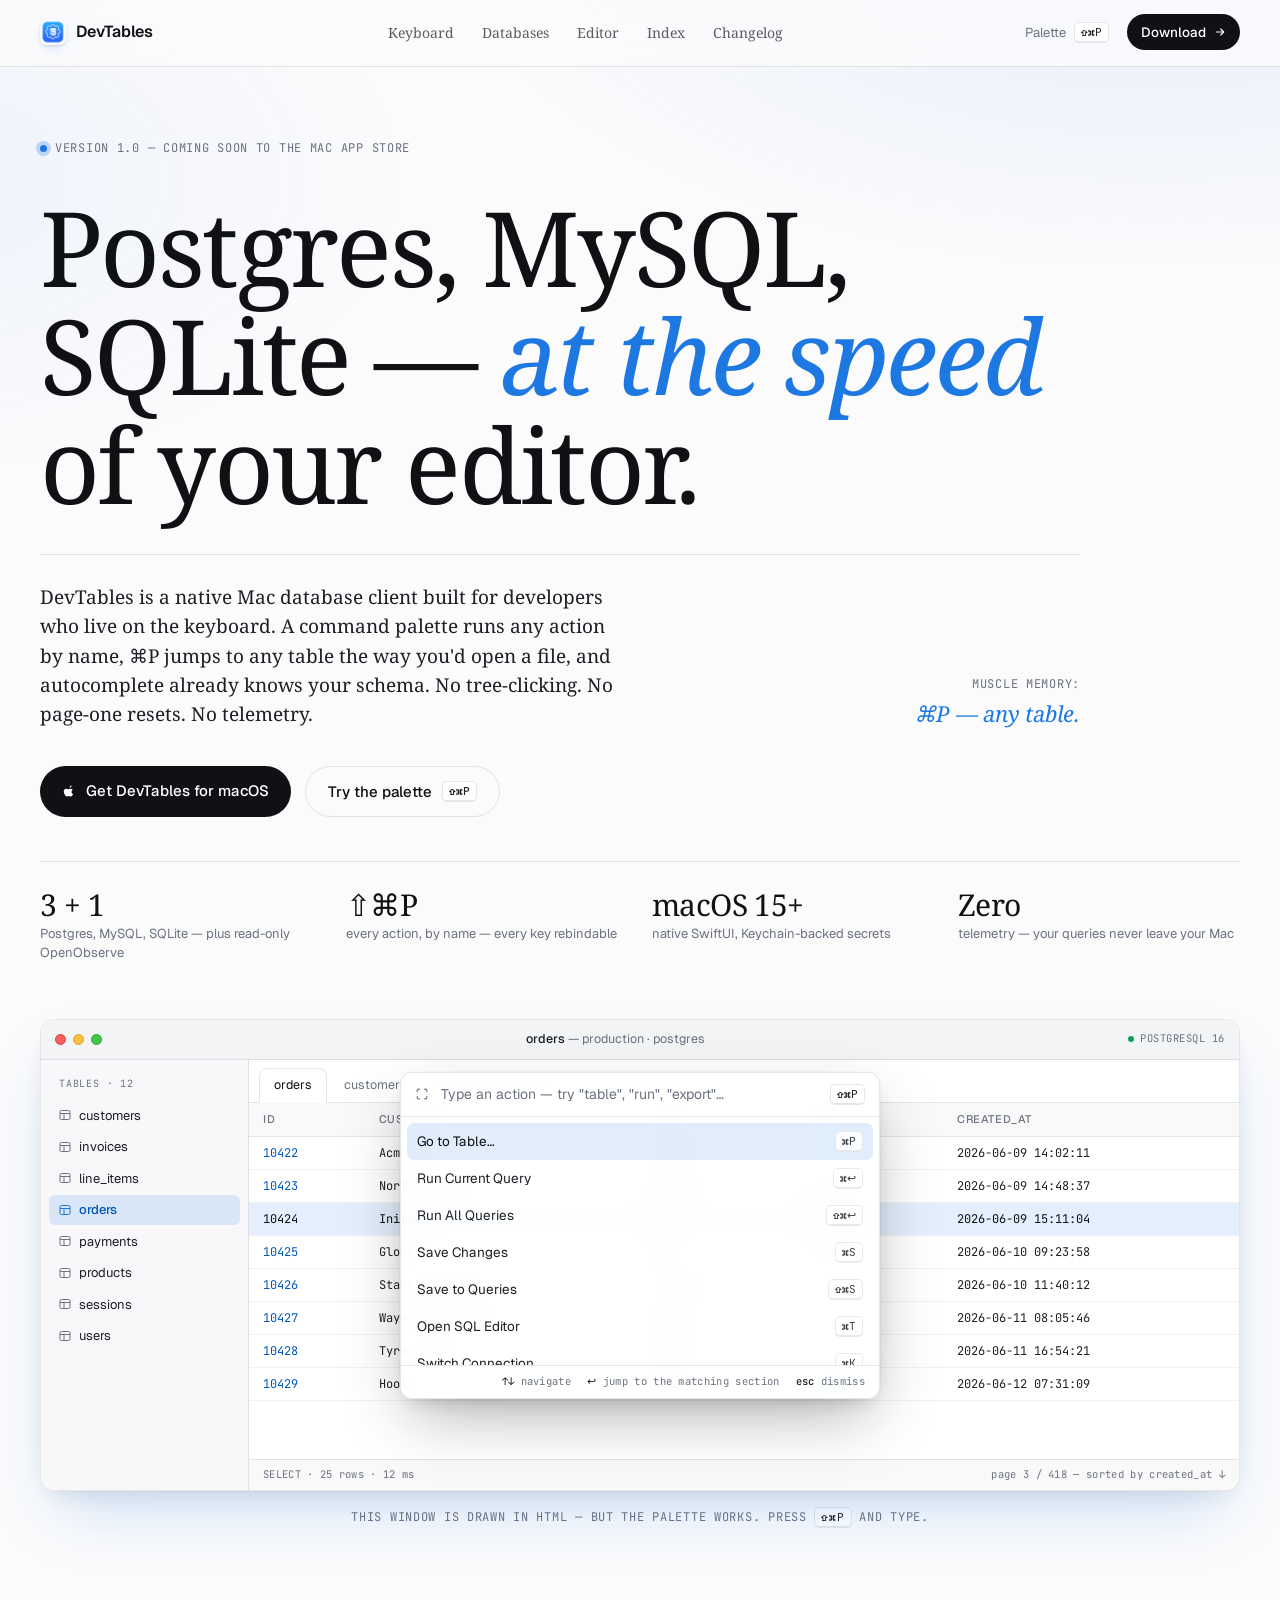
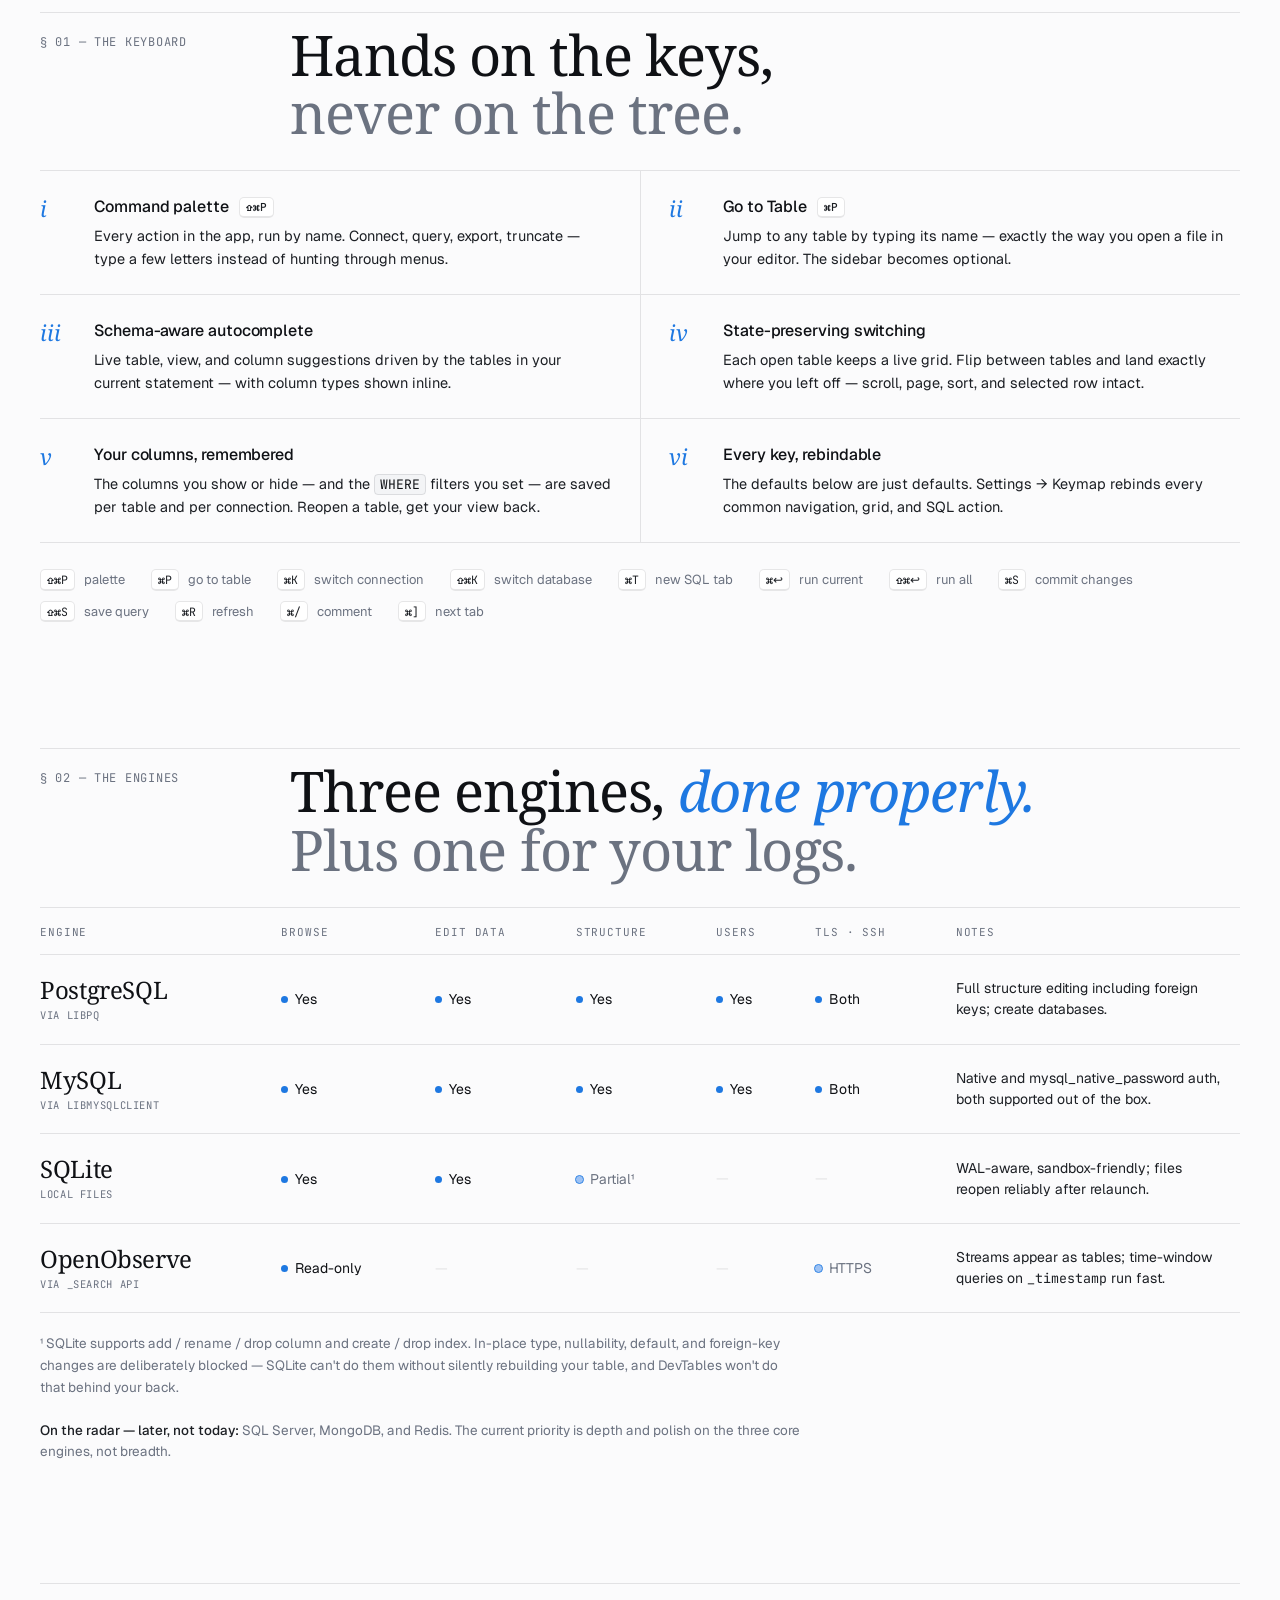
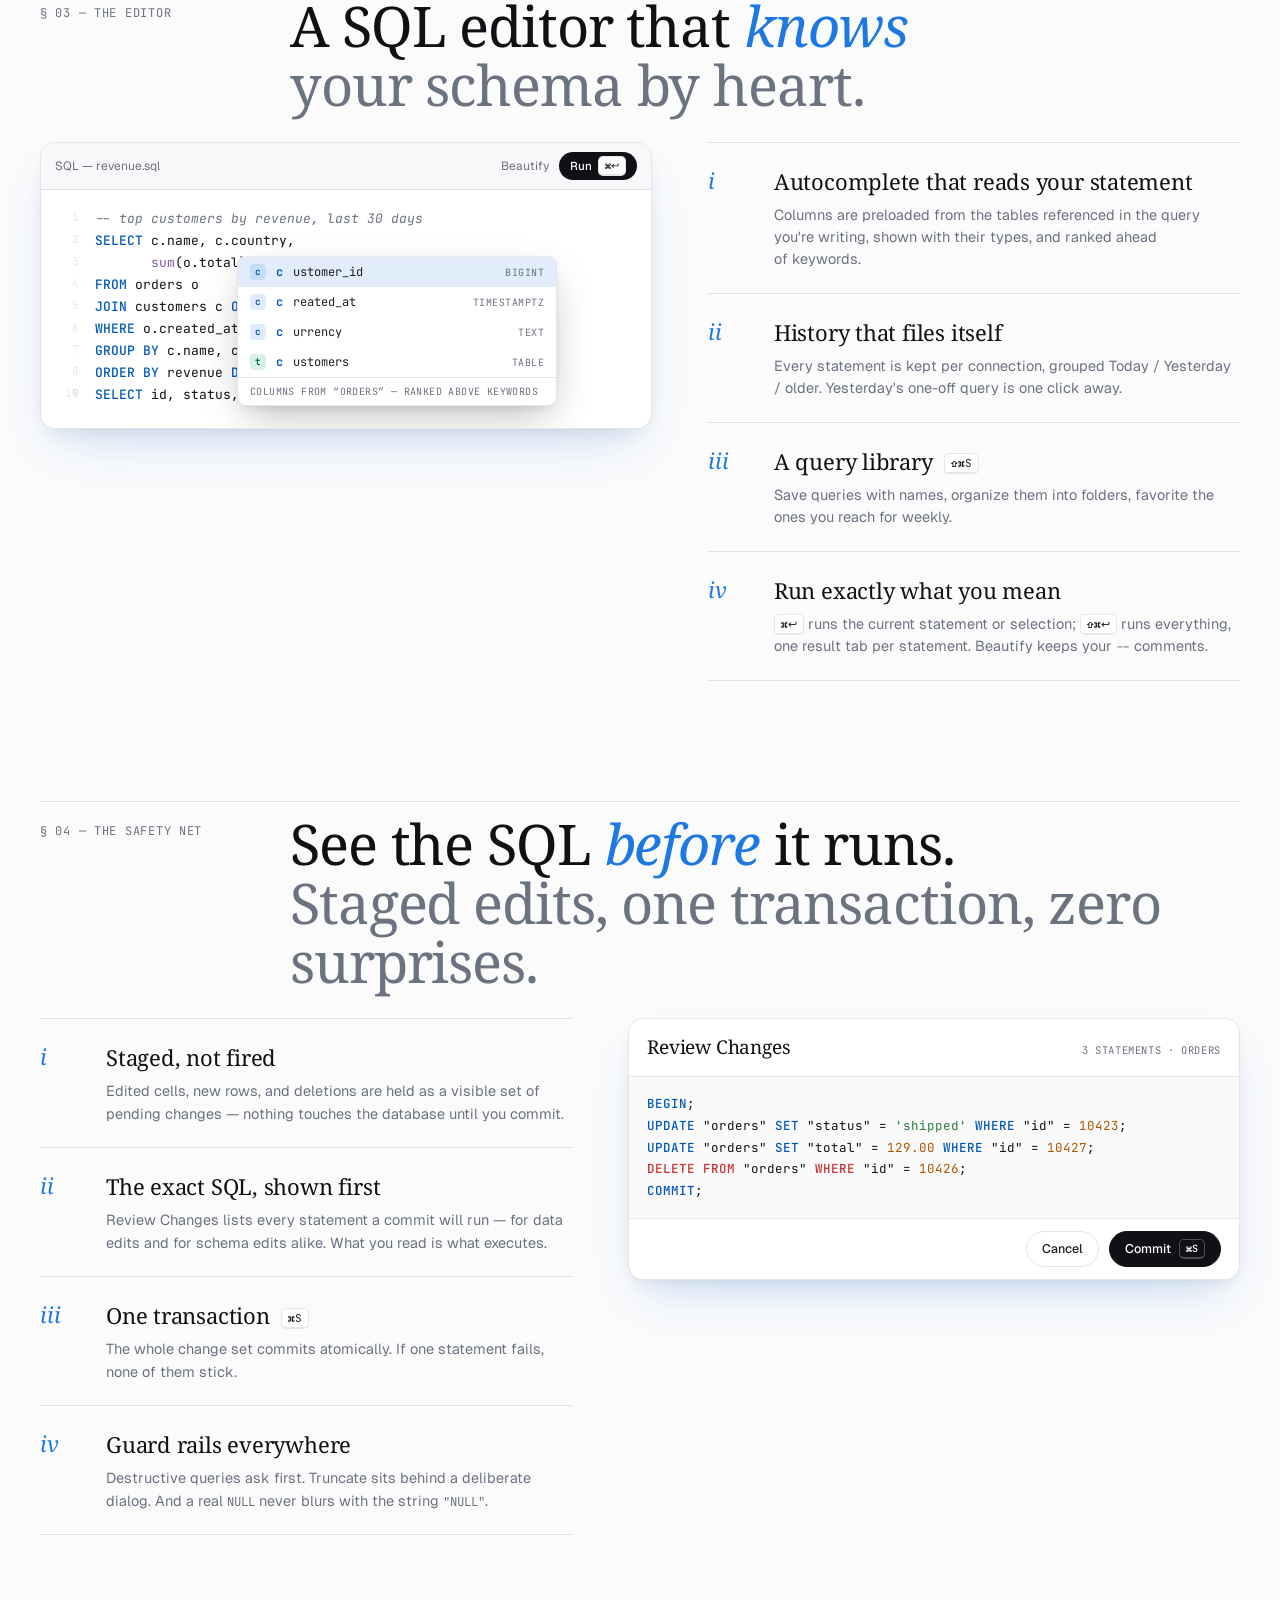
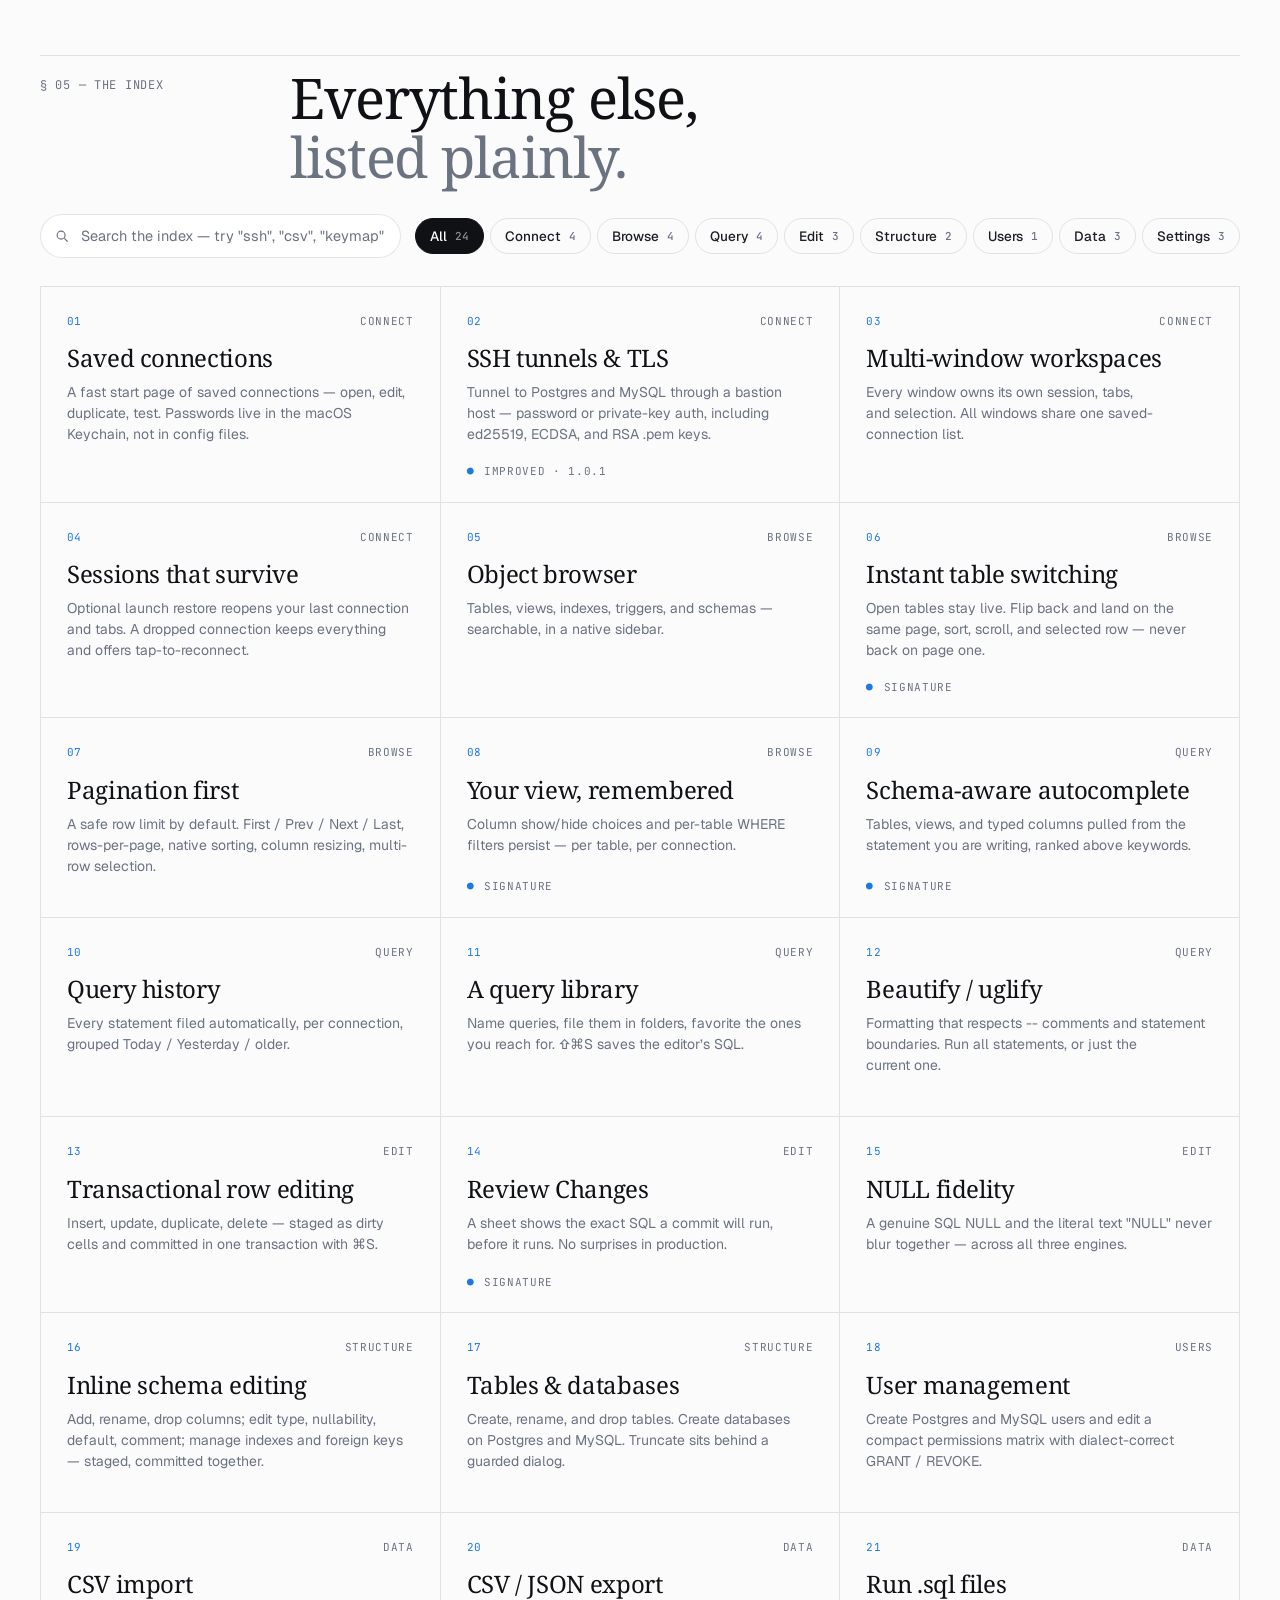
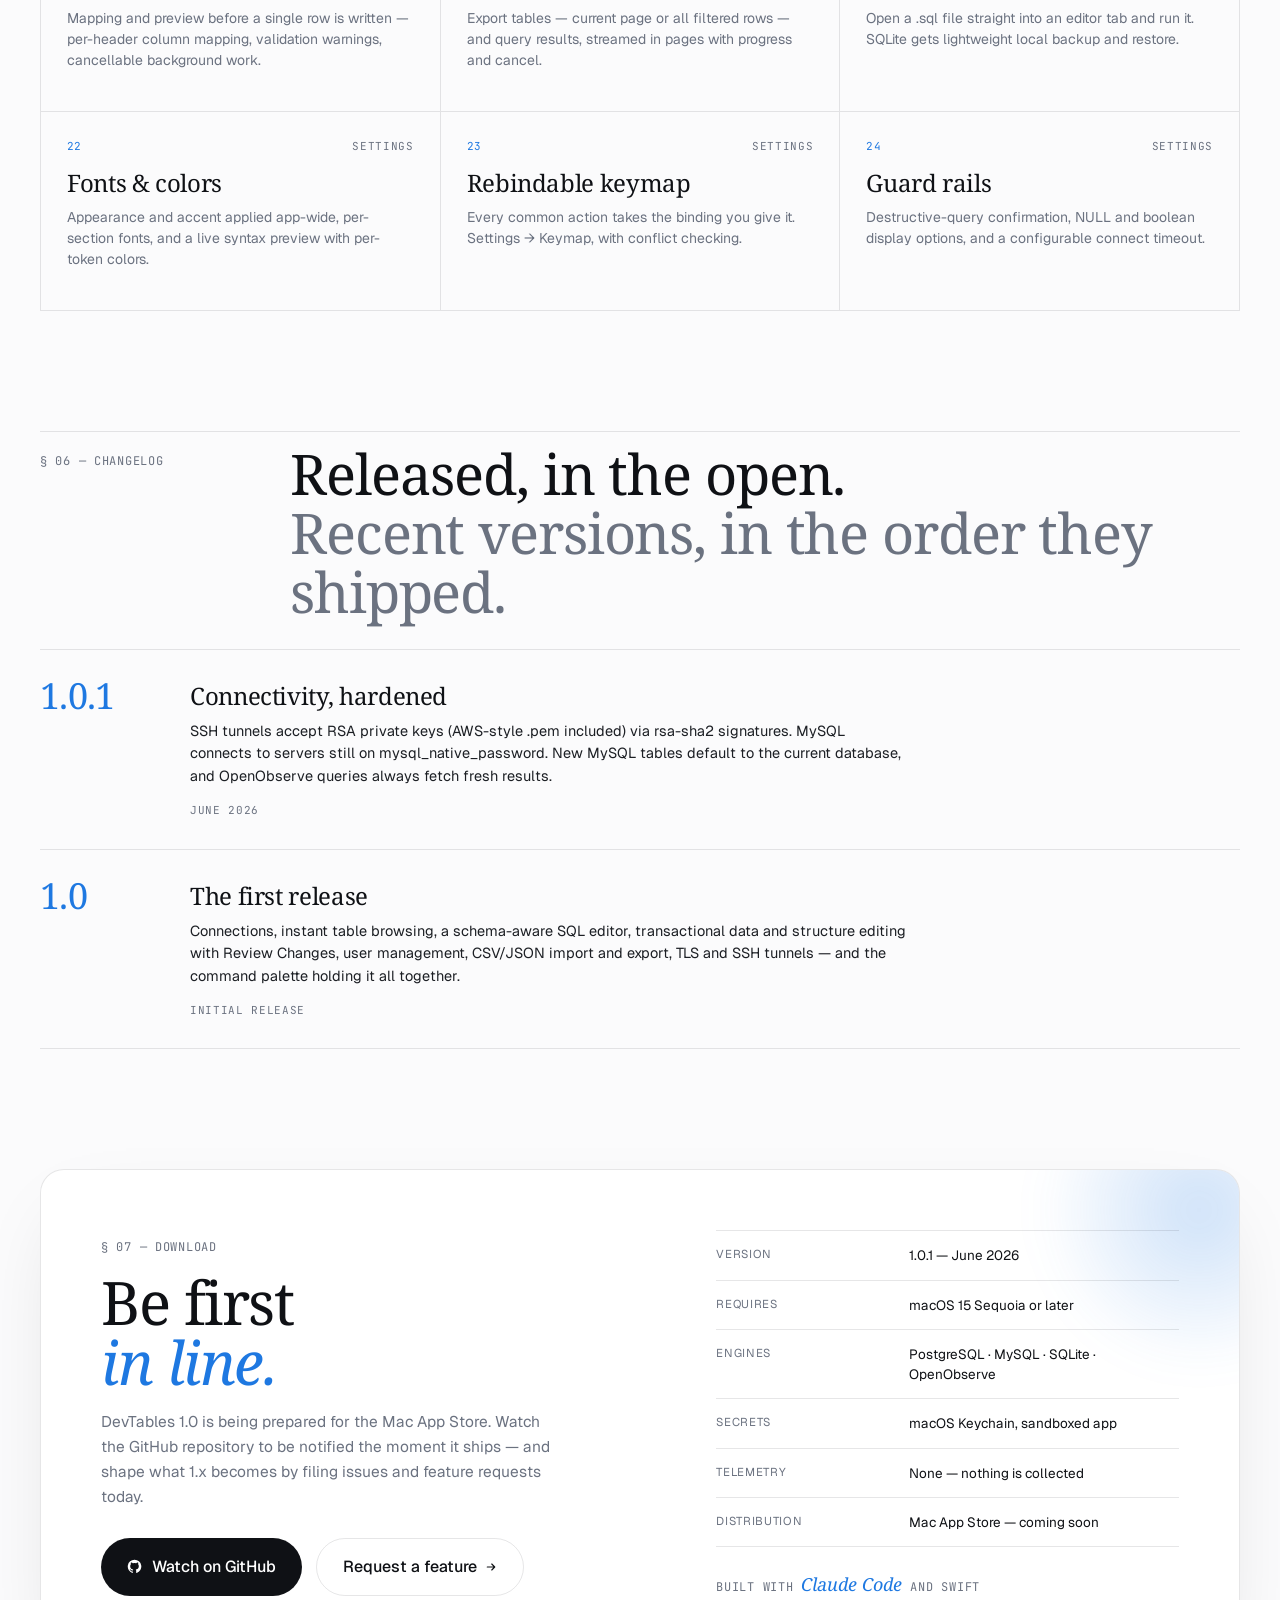
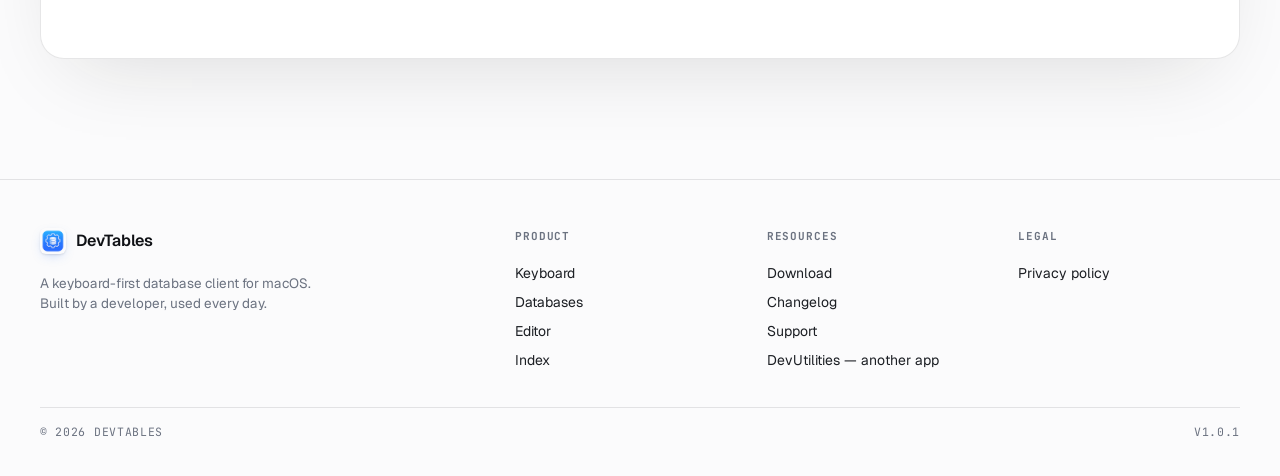
<file: index.html>
<!doctype html>
<html lang="en">
<head>
  <meta charset="utf-8" />
  <meta name="viewport" content="width=device-width, initial-scale=1" />
  <title>DevTables — a keyboard-first Mac database client for Postgres, MySQL &amp; SQLite</title>
  <meta name="description" content="DevTables is a native macOS database client that feels like your code editor — command palette, table quick-switcher, schema-aware SQL autocomplete. PostgreSQL, MySQL, SQLite, and read-only OpenObserve." />
  <meta name="keywords" content="mac database client, postgresql gui macos, mysql gui mac, sqlite browser mac, database tool, keyboard-first, command palette, sql editor, ssh tunnel, native macOS app" />

  <meta property="og:type" content="website" />
  <meta property="og:url" content="" />
  <meta property="og:title" content="DevTables — a keyboard-first Mac database client" />
  <meta property="og:description" content="Postgres, MySQL, SQLite — at the speed of your editor. Command palette, quick-switcher, schema-aware autocomplete. Native macOS." />
  <meta property="og:image" content="images/icon.png" />

  <meta property="twitter:card" content="summary" />
  <meta property="twitter:title" content="DevTables — a keyboard-first Mac database client" />
  <meta property="twitter:description" content="Postgres, MySQL, SQLite — at the speed of your editor. Native macOS, zero telemetry." />
  <meta property="twitter:image" content="images/icon.png" />

  <script type="application/ld+json">
  {
    "@context": "https://schema.org",
    "@type": "SoftwareApplication",
    "name": "DevTables",
    "description": "DevTables is a native macOS database client for keyboard-driven developers working with PostgreSQL, MySQL, and SQLite. Command palette, table quick-switcher, schema-aware SQL autocomplete, transactional editing with SQL preview, SSH tunnels and TLS, CSV/JSON import and export.",
    "applicationCategory": "DeveloperApplication",
    "applicationSubCategory": "Developer Tools",
    "operatingSystem": "macOS",
    "softwareVersion": "1.0.1",
    "author": { "@type": "Person", "name": "Hengfei Yang" },
    "requirements": "macOS 15.0 or later",
    "inLanguage": "en-US"
  }
  </script>

  <link rel="icon" type="image/png" href="images/favicon.png" />
  <link rel="preconnect" href="https://fonts.googleapis.com" />
  <link rel="preconnect" href="https://fonts.gstatic.com" crossorigin />
  <link rel="stylesheet" href="https://fonts.googleapis.com/css2?family=Noto+Serif:ital,wght@0,400..700;1,400..700&family=Geist:wght@400;500;600&family=JetBrains+Mono:wght@400;500&display=swap" />
  <link rel="stylesheet" href="css/style.css" />
</head>
<body>
  <!-- ─── Nav ─────────────────────────────────────────────────────────── -->
  <header class="nav">
    <div class="nav-inner">
      <a href="index.html" class="logo" aria-label="DevTables home">
        <img src="images/icon.png" alt="" width="26" height="26" class="logo-img" />
        <span>DevTables</span>
      </a>
      <nav class="nav-links" aria-label="Primary">
        <a href="#keyboard">Keyboard</a>
        <a href="#databases">Databases</a>
        <a href="#editor">Editor</a>
        <a href="#features">Index</a>
        <a href="release-notes.html">Changelog</a>
      </nav>
      <div class="nav-cta">
        <button type="button" class="nav-kbd" data-palette-open title="Open the command palette demo">
          <span>Palette</span>
          <span class="kbd">⇧⌘P</span>
        </button>
        <a href="#download" class="nav-pill">
          <span>Download</span>
          <svg viewBox="0 0 16 16" width="12" height="12" aria-hidden="true">
            <path d="M3 8h10M9 4l4 4-4 4" stroke="currentColor" stroke-width="1.5" fill="none" stroke-linecap="round" stroke-linejoin="round" />
          </svg>
        </a>
      </div>
    </div>
    <div class="nav-progress"></div>
  </header>

  <main>
    <!-- ─── Hero ──────────────────────────────────────────────────────── -->
    <section class="hero" id="top">
      <div class="hero-meta">
        <span class="meta-dot"></span>
        <span>Version 1.0 — coming soon to the Mac App Store</span>
      </div>
      <h1 class="hero-h">
        Postgres, MySQL,<br />
        SQLite — <em>at the speed</em><br />
        of your editor.
      </h1>
      <div class="hero-sub">
        <p>
          DevTables is a native Mac database client built for developers who live
          on the keyboard. A command palette runs any action by name, ⌘P jumps to
          any table the way you'd open a file, and autocomplete already knows your
          schema. No tree-clicking. No page-one resets. No telemetry.
        </p>
        <div class="hero-rot" aria-live="polite">
          <span class="rot-label">Muscle memory:</span>
          <span class="rot-value">⇧⌘P — anything.</span>
        </div>
      </div>
      <div class="hero-actions">
        <a href="#download" class="btn-primary">
          <svg viewBox="0 0 24 24" width="14" height="14" aria-hidden="true">
            <path d="M16.4 2.6a3.7 3.7 0 0 1-.9 2.7 3 3 0 0 1-2.4 1.1 3.4 3.4 0 0 1 .9-2.6 3.7 3.7 0 0 1 2.4-1.2zM19 17.4a8.4 8.4 0 0 1-.8 1.6c-.5.7-.9 1.2-1.2 1.5a2.4 2.4 0 0 1-1.8.8 4.4 4.4 0 0 1-1.7-.4 4.7 4.7 0 0 0-1.8-.4 4.9 4.9 0 0 0-1.8.4 4.6 4.6 0 0 1-1.6.4 2.3 2.3 0 0 1-1.8-.8c-.3-.3-.7-.8-1.3-1.5a8.7 8.7 0 0 1-1.4-2.7A9.5 9.5 0 0 1 3 13a5.6 5.6 0 0 1 .7-2.9 4.3 4.3 0 0 1 1.6-1.6A4.3 4.3 0 0 1 7.5 8a5.5 5.5 0 0 1 1.9.5 4.5 4.5 0 0 0 1.5.5 9.4 9.4 0 0 0 1.7-.6 5.7 5.7 0 0 1 2.3-.4 4.6 4.6 0 0 1 3.6 1.9 4 4 0 0 0-2.1 3.6 4 4 0 0 0 1.3 3 4.4 4.4 0 0 0 1.3.9z" fill="currentColor" />
          </svg>
          Get DevTables for macOS
        </a>
        <button type="button" class="btn-ghost" data-palette-open>
          Try the palette
          <span class="kbd">⇧⌘P</span>
        </button>
      </div>
      <div class="hero-foot">
        <div><span class="foot-num">3 + 1</span><span class="foot-lbl">Postgres, MySQL, SQLite — plus read-only OpenObserve</span></div>
        <div><span class="foot-num">⇧⌘P</span><span class="foot-lbl">every action, by name — every key rebindable</span></div>
        <div><span class="foot-num">macOS 15+</span><span class="foot-lbl">native SwiftUI, Keychain-backed secrets</span></div>
        <div><span class="foot-num">Zero</span><span class="foot-lbl">telemetry — your queries never leave your Mac</span></div>
      </div>
    </section>

    <!-- ─── App window mock + live palette ────────────────────────────── -->
    <div class="stage reveal">
      <div class="appwin" role="img" aria-label="The DevTables window: a sidebar of tables, a paginated data grid, and the command palette open on top.">
        <div class="aw-titlebar">
          <div class="aw-lights"><span></span><span></span><span></span></div>
          <div class="aw-title"><strong>orders</strong> — production · postgres</div>
          <div class="aw-conn">PostgreSQL 16</div>
        </div>
        <div class="aw-body">
          <aside class="aw-side">
            <div class="aw-side-h">Tables · 12</div>
            <div class="aw-tbl"><svg width="12" height="12" viewBox="0 0 12 12" aria-hidden="true"><rect x="1" y="1.5" width="10" height="9" rx="1.5" fill="none" stroke="currentColor"/><path d="M1 4.5h10M5 4.5v6" stroke="currentColor"/></svg>customers</div>
            <div class="aw-tbl"><svg width="12" height="12" viewBox="0 0 12 12" aria-hidden="true"><rect x="1" y="1.5" width="10" height="9" rx="1.5" fill="none" stroke="currentColor"/><path d="M1 4.5h10M5 4.5v6" stroke="currentColor"/></svg>invoices</div>
            <div class="aw-tbl"><svg width="12" height="12" viewBox="0 0 12 12" aria-hidden="true"><rect x="1" y="1.5" width="10" height="9" rx="1.5" fill="none" stroke="currentColor"/><path d="M1 4.5h10M5 4.5v6" stroke="currentColor"/></svg>line_items</div>
            <div class="aw-tbl on"><svg width="12" height="12" viewBox="0 0 12 12" aria-hidden="true"><rect x="1" y="1.5" width="10" height="9" rx="1.5" fill="none" stroke="currentColor"/><path d="M1 4.5h10M5 4.5v6" stroke="currentColor"/></svg>orders</div>
            <div class="aw-tbl"><svg width="12" height="12" viewBox="0 0 12 12" aria-hidden="true"><rect x="1" y="1.5" width="10" height="9" rx="1.5" fill="none" stroke="currentColor"/><path d="M1 4.5h10M5 4.5v6" stroke="currentColor"/></svg>payments</div>
            <div class="aw-tbl"><svg width="12" height="12" viewBox="0 0 12 12" aria-hidden="true"><rect x="1" y="1.5" width="10" height="9" rx="1.5" fill="none" stroke="currentColor"/><path d="M1 4.5h10M5 4.5v6" stroke="currentColor"/></svg>products</div>
            <div class="aw-tbl"><svg width="12" height="12" viewBox="0 0 12 12" aria-hidden="true"><rect x="1" y="1.5" width="10" height="9" rx="1.5" fill="none" stroke="currentColor"/><path d="M1 4.5h10M5 4.5v6" stroke="currentColor"/></svg>sessions</div>
            <div class="aw-tbl"><svg width="12" height="12" viewBox="0 0 12 12" aria-hidden="true"><rect x="1" y="1.5" width="10" height="9" rx="1.5" fill="none" stroke="currentColor"/><path d="M1 4.5h10M5 4.5v6" stroke="currentColor"/></svg>users</div>
          </aside>
          <div class="aw-main">
            <div class="aw-tabs">
              <span class="aw-tab on">orders</span>
              <span class="aw-tab">customers</span>
              <span class="aw-tab">SQL — revenue.sql</span>
            </div>
            <div class="aw-grid">
              <table>
                <thead>
                  <tr><th>id</th><th>customer</th><th>status</th><th class="aw-hide-2">total</th><th class="aw-hide-1">created_at</th></tr>
                </thead>
                <tbody>
                  <tr><td class="num">10422</td><td>Acme Corp</td><td>shipped</td><td class="aw-hide-2 num">412.50</td><td class="aw-hide-1">2026-06-09 14:02:11</td></tr>
                  <tr><td class="num">10423</td><td>Northwind Ltd</td><td>pending</td><td class="aw-hide-2 num">89.00</td><td class="aw-hide-1">2026-06-09 14:48:37</td></tr>
                  <tr class="sel"><td class="num">10424</td><td>Initech</td><td>paid</td><td class="aw-hide-2 num">1,240.00</td><td class="aw-hide-1">2026-06-09 15:11:04</td></tr>
                  <tr><td class="num">10425</td><td>Globex</td><td>paid</td><td class="aw-hide-2 num">560.75</td><td class="aw-hide-1">2026-06-10 09:23:58</td></tr>
                  <tr><td class="num">10426</td><td>Stark Industries</td><td>refunded</td><td class="aw-hide-2 num">75.00</td><td class="aw-hide-1">2026-06-10 11:40:12</td></tr>
                  <tr><td class="num">10427</td><td>Wayne Enterprises</td><td>pending</td><td class="aw-hide-2 null">NULL</td><td class="aw-hide-1">2026-06-11 08:05:46</td></tr>
                  <tr><td class="num">10428</td><td>Tyrell Corp</td><td>shipped</td><td class="aw-hide-2 num">310.20</td><td class="aw-hide-1">2026-06-11 16:54:21</td></tr>
                  <tr><td class="num">10429</td><td>Hooli</td><td>paid</td><td class="aw-hide-2 num">2,180.00</td><td class="aw-hide-1">2026-06-12 07:31:09</td></tr>
                </tbody>
              </table>
            </div>
            <div class="aw-status">
              <span>SELECT · 25 rows · 12 ms</span>
              <span>page 3 / 418 — sorted by created_at ↓</span>
            </div>
          </div>
        </div>

        <!-- Live command palette demo -->
        <div class="palette" id="palette">
          <div class="pal-input">
            <svg viewBox="0 0 16 16" width="14" height="14" aria-hidden="true">
              <path d="M5 2.5h-1A1.5 1.5 0 0 0 2.5 4v1M11 2.5h1A1.5 1.5 0 0 1 13.5 4v1M5 13.5h-1A1.5 1.5 0 0 1 2.5 12v-1M11 13.5h1a1.5 1.5 0 0 0 1.5-1.5v-1" stroke="currentColor" stroke-width="1.3" fill="none" stroke-linecap="round" />
            </svg>
            <input type="text" placeholder="Type an action — try &quot;table&quot;, &quot;run&quot;, &quot;export&quot;…" aria-label="Command palette demo — filter actions" />
            <span class="kbd">⇧⌘P</span>
          </div>
          <div class="pal-list" role="listbox"></div>
          <div class="pal-foot">
            <span><b>↑↓</b> navigate</span>
            <span><b>↩</b> jump to the matching section</span>
            <span><b>esc</b> dismiss</span>
          </div>
        </div>
      </div>
      <p class="stage-hint">This window is drawn in HTML — but the palette works. Press <span class="kbd">⇧⌘P</span> and type.</p>
    </div>

    <!-- ─── § 01 — Keyboard ───────────────────────────────────────────── -->
    <section class="section" id="keyboard">
      <div class="section-head reveal">
        <div class="section-eyebrow">§ 01 — The keyboard</div>
        <h2 class="section-h">
          Hands on the keys,<br />
          <span class="muted">never on the tree.</span>
        </h2>
      </div>
      <div class="caps reveal">
        <div class="cap">
          <span class="cap-n">i</span>
          <div class="cap-body">
            <h4>Command palette <span class="kbd">⇧⌘P</span></h4>
            <p>Every action in the app, run by name. Connect, query, export, truncate — type a few letters instead of hunting through menus.</p>
          </div>
        </div>
        <div class="cap">
          <span class="cap-n">ii</span>
          <div class="cap-body">
            <h4>Go to Table <span class="kbd">⌘P</span></h4>
            <p>Jump to any table by typing its name — exactly the way you open a file in your editor. The sidebar becomes optional.</p>
          </div>
        </div>
        <div class="cap">
          <span class="cap-n">iii</span>
          <div class="cap-body">
            <h4>Schema-aware autocomplete</h4>
            <p>Live table, view, and column suggestions driven by the tables in your current statement — with column types shown inline.</p>
          </div>
        </div>
        <div class="cap">
          <span class="cap-n">iv</span>
          <div class="cap-body">
            <h4>State-preserving switching</h4>
            <p>Each open table keeps a live grid. Flip between tables and land exactly where you left off — scroll, page, sort, and selected row intact.</p>
          </div>
        </div>
        <div class="cap">
          <span class="cap-n">v</span>
          <div class="cap-body">
            <h4>Your columns, remembered</h4>
            <p>The columns you show or hide — and the <code>WHERE</code> filters you set — are saved per table and per connection. Reopen a table, get your view back.</p>
          </div>
        </div>
        <div class="cap">
          <span class="cap-n">vi</span>
          <div class="cap-body">
            <h4>Every key, rebindable</h4>
            <p>The defaults below are just defaults. Settings → Keymap rebinds every common navigation, grid, and SQL action.</p>
          </div>
        </div>
      </div>
      <div class="keys reveal" aria-label="Default keyboard shortcuts">
        <span class="key-pair"><span class="kbd">⇧⌘P</span> palette</span>
        <span class="key-pair"><span class="kbd">⌘P</span> go to table</span>
        <span class="key-pair"><span class="kbd">⌘K</span> switch connection</span>
        <span class="key-pair"><span class="kbd">⇧⌘K</span> switch database</span>
        <span class="key-pair"><span class="kbd">⌘T</span> new SQL tab</span>
        <span class="key-pair"><span class="kbd">⌘↩</span> run current</span>
        <span class="key-pair"><span class="kbd">⇧⌘↩</span> run all</span>
        <span class="key-pair"><span class="kbd">⌘S</span> commit changes</span>
        <span class="key-pair"><span class="kbd">⇧⌘S</span> save query</span>
        <span class="key-pair"><span class="kbd">⌘R</span> refresh</span>
        <span class="key-pair"><span class="kbd">⌘/</span> comment</span>
        <span class="key-pair"><span class="kbd">⌘]</span> next tab</span>
      </div>
    </section>

    <!-- ─── § 02 — Databases ──────────────────────────────────────────── -->
    <section class="section" id="databases">
      <div class="section-head reveal">
        <div class="section-eyebrow">§ 02 — The engines</div>
        <h2 class="section-h">
          Three engines, <em>done properly.</em><br />
          <span class="muted">Plus one for your logs.</span>
        </h2>
      </div>
      <div class="dbm-wrap reveal">
        <table class="dbm">
          <thead>
            <tr>
              <th>Engine</th>
              <th>Browse</th>
              <th>Edit data</th>
              <th>Structure</th>
              <th>Users</th>
              <th>TLS · SSH</th>
              <th>Notes</th>
            </tr>
          </thead>
          <tbody>
            <tr>
              <td><span class="dbm-engine">PostgreSQL<small>via libpq</small></span></td>
              <td><span class="dbm-yes">Yes</span></td>
              <td><span class="dbm-yes">Yes</span></td>
              <td><span class="dbm-yes">Yes</span></td>
              <td><span class="dbm-yes">Yes</span></td>
              <td><span class="dbm-yes">Both</span></td>
              <td class="dbm-note">Full structure editing including foreign keys; create databases.</td>
            </tr>
            <tr>
              <td><span class="dbm-engine">MySQL<small>via libmysqlclient</small></span></td>
              <td><span class="dbm-yes">Yes</span></td>
              <td><span class="dbm-yes">Yes</span></td>
              <td><span class="dbm-yes">Yes</span></td>
              <td><span class="dbm-yes">Yes</span></td>
              <td><span class="dbm-yes">Both</span></td>
              <td class="dbm-note">Native and mysql_native_password auth, both supported out of the box.</td>
            </tr>
            <tr>
              <td><span class="dbm-engine">SQLite<small>local files</small></span></td>
              <td><span class="dbm-yes">Yes</span></td>
              <td><span class="dbm-yes">Yes</span></td>
              <td><span class="dbm-part">Partial¹</span></td>
              <td><span class="dbm-no">—</span></td>
              <td><span class="dbm-no">—</span></td>
              <td class="dbm-note">WAL-aware, sandbox-friendly; files reopen reliably after relaunch.</td>
            </tr>
            <tr>
              <td><span class="dbm-engine">OpenObserve<small>via _search api</small></span></td>
              <td><span class="dbm-yes">Read-only</span></td>
              <td><span class="dbm-no">—</span></td>
              <td><span class="dbm-no">—</span></td>
              <td><span class="dbm-no">—</span></td>
              <td><span class="dbm-part">HTTPS</span></td>
              <td class="dbm-note">Streams appear as tables; time-window queries on <code style="font-family:var(--mono);font-size:0.95em;">_timestamp</code> run fast.</td>
            </tr>
          </tbody>
        </table>
      </div>
      <p class="dbm-foot reveal">
        ¹ SQLite supports add / rename / drop column and create / drop index. In-place type, nullability,
        default, and foreign-key changes are deliberately blocked — SQLite can't do them without silently
        rebuilding your table, and DevTables won't do that behind your back.<br /><br />
        <strong>On the radar — later, not today:</strong> SQL Server, MongoDB, and Redis. The current
        priority is depth and polish on the three core engines, not breadth.
      </p>
    </section>

    <!-- ─── § 03 — SQL editor ─────────────────────────────────────────── -->
    <section class="section" id="editor">
      <div class="section-head reveal">
        <div class="section-eyebrow">§ 03 — The editor</div>
        <h2 class="section-h">
          A SQL editor that <em>knows</em><br />
          <span class="muted">your schema by heart.</span>
        </h2>
      </div>
      <div class="spotlight-grid reveal">
        <div class="editor-mock" role="img" aria-label="The DevTables SQL editor with schema-aware autocomplete suggesting typed columns.">
          <div class="em-bar">
            <span>SQL — revenue.sql</span>
            <span class="em-bar-spacer"></span>
            <span>Beautify</span>
            <span class="em-run">Run <span class="kbd">⌘↩</span></span>
          </div>
          <pre class="em-code"><span class="ln"><span class="sc">-- top customers by revenue, last 30 days</span></span><span class="ln"><span class="sk">SELECT</span> c.name, c.country,</span><span class="ln">       <span class="sf">sum</span>(o.total) <span class="sk">AS</span> revenue</span><span class="ln"><span class="sk">FROM</span> orders o</span><span class="ln"><span class="sk">JOIN</span> customers c <span class="sk">ON</span> c.id = o.customer_id</span><span class="ln"><span class="sk">WHERE</span> o.created_at &gt; <span class="sf">now</span>() - <span class="sk">interval</span> <span class="ss">'30 days'</span></span><span class="ln"><span class="sk">GROUP BY</span> c.name, c.country</span><span class="ln"><span class="sk">ORDER BY</span> revenue <span class="sk">DESC</span> <span class="sk">LIMIT</span> <span class="sn">25</span>;</span><span class="ln"></span><span class="ln"><span class="sk">SELECT</span> id, status, total <span class="sk">FROM</span> orders <span class="sk">WHERE</span> c<span class="caret"></span></span></pre>
          <div class="ac-pop" aria-hidden="true">
            <div class="ac-row on"><span class="ac-kind">c</span><b>c</b>ustomer_id<span class="ac-type">bigint</span></div>
            <div class="ac-row"><span class="ac-kind">c</span><b>c</b>reated_at<span class="ac-type">timestamptz</span></div>
            <div class="ac-row"><span class="ac-kind">c</span><b>c</b>urrency<span class="ac-type">text</span></div>
            <div class="ac-row"><span class="ac-kind t">t</span><b>c</b>ustomers<span class="ac-type">table</span></div>
            <div class="ac-foot">columns from “orders” — ranked above keywords</div>
          </div>
        </div>
        <div class="spotlight-notes">
          <div class="note">
            <span class="note-mark">i</span>
            <div class="note-body">
              <h4>Autocomplete that reads your statement</h4>
              <p>Columns are preloaded from the tables referenced in the query you're writing, shown with their types, and ranked ahead of keywords.</p>
            </div>
          </div>
          <div class="note">
            <span class="note-mark">ii</span>
            <div class="note-body">
              <h4>History that files itself</h4>
              <p>Every statement is kept per connection, grouped Today / Yesterday / older. Yesterday's one-off query is one click away.</p>
            </div>
          </div>
          <div class="note">
            <span class="note-mark">iii</span>
            <div class="note-body">
              <h4>A query library <span class="kbd">⇧⌘S</span></h4>
              <p>Save queries with names, organize them into folders, favorite the ones you reach for weekly.</p>
            </div>
          </div>
          <div class="note">
            <span class="note-mark">iv</span>
            <div class="note-body">
              <h4>Run exactly what you mean</h4>
              <p><span class="kbd">⌘↩</span> runs the current statement or selection; <span class="kbd">⇧⌘↩</span> runs everything, one result tab per statement. Beautify keeps your <code style="font-family:var(--mono);font-size:0.85em;">--</code> comments.</p>
            </div>
          </div>
        </div>
      </div>
    </section>

    <!-- ─── § 04 — Safety ─────────────────────────────────────────────── -->
    <section class="section" id="safety">
      <div class="section-head reveal">
        <div class="section-eyebrow">§ 04 — The safety net</div>
        <h2 class="section-h">
          See the SQL <em>before</em> it runs.<br />
          <span class="muted">Staged edits, one transaction, zero surprises.</span>
        </h2>
      </div>
      <div class="spotlight-grid flip reveal">
        <div class="spotlight-notes">
          <div class="note">
            <span class="note-mark">i</span>
            <div class="note-body">
              <h4>Staged, not fired</h4>
              <p>Edited cells, new rows, and deletions are held as a visible set of pending changes — nothing touches the database until you commit.</p>
            </div>
          </div>
          <div class="note">
            <span class="note-mark">ii</span>
            <div class="note-body">
              <h4>The exact SQL, shown first</h4>
              <p>Review Changes lists every statement a commit will run — for data edits and for schema edits alike. What you read is what executes.</p>
            </div>
          </div>
          <div class="note">
            <span class="note-mark">iii</span>
            <div class="note-body">
              <h4>One transaction <span class="kbd">⌘S</span></h4>
              <p>The whole change set commits atomically. If one statement fails, none of them stick.</p>
            </div>
          </div>
          <div class="note">
            <span class="note-mark">iv</span>
            <div class="note-body">
              <h4>Guard rails everywhere</h4>
              <p>Destructive queries ask first. Truncate sits behind a deliberate dialog. And a real <code style="font-family:var(--mono);font-size:0.85em;">NULL</code> never blurs with the string <code style="font-family:var(--mono);font-size:0.85em;">"NULL"</code>.</p>
            </div>
          </div>
        </div>
        <div class="review-mock" role="img" aria-label="The Review Changes sheet listing the exact SQL statements a commit will run.">
          <div class="rv-head">
            <h4>Review Changes</h4>
            <span class="rv-count">3 statements · orders</span>
          </div>
          <pre class="rv-sql"><span class="ln"><span class="sk">BEGIN</span>;</span><span class="ln"><span class="sk">UPDATE</span> "orders" <span class="sk">SET</span> "status" = <span class="ss">'shipped'</span> <span class="sk">WHERE</span> "id" = <span class="sn">10423</span>;</span><span class="ln"><span class="sk">UPDATE</span> "orders" <span class="sk">SET</span> "total" = <span class="sn">129.00</span> <span class="sk">WHERE</span> "id" = <span class="sn">10427</span>;</span><span class="ln del"><span class="sk">DELETE FROM</span> "orders" <span class="sk">WHERE</span> "id" = <span class="sn">10426</span>;</span><span class="ln"><span class="sk">COMMIT</span>;</span></pre>
          <div class="rv-actions">
            <span class="rv-btn">Cancel</span>
            <span class="rv-btn primary">Commit <span class="kbd">⌘S</span></span>
          </div>
        </div>
      </div>
    </section>

    <!-- ─── § 05 — Feature index ──────────────────────────────────────── -->
    <section class="section" id="features">
      <div class="section-head reveal">
        <div class="section-eyebrow">§ 05 — The index</div>
        <h2 class="section-h">
          Everything else,<br />
          <span class="muted">listed plainly.</span>
        </h2>
      </div>
      <div class="tools-controls reveal">
        <div class="search">
          <svg viewBox="0 0 16 16" width="14" height="14" aria-hidden="true">
            <circle cx="7" cy="7" r="4.5" fill="none" stroke="currentColor" stroke-width="1.4" />
            <path d="M11 11l3 3" stroke="currentColor" stroke-width="1.4" stroke-linecap="round" />
          </svg>
          <input id="features-search" type="text" placeholder='Search the index — try "ssh", "csv", "keymap"…' />
          <button id="features-search-clear" class="search-clear" aria-label="Clear">✕</button>
        </div>
        <div class="cats" id="features-cats"></div>
      </div>
      <div class="tools-grid reveal" id="features-grid"></div>
    </section>

    <!-- ─── § 06 — Changelog (condensed) ──────────────────────────────── -->
    <section class="section" id="changelog">
      <div class="section-head reveal">
        <div class="section-eyebrow">§ 06 — Changelog</div>
        <h2 class="section-h">
          Released, in the open.<br />
          <span class="muted">Recent versions, in the order they shipped.</span>
        </h2>
      </div>
      <ol class="changes reveal">
        <li>
          <span class="ver">1.0.1</span>
          <div>
            <h4>Connectivity, hardened</h4>
            <p>SSH tunnels accept RSA private keys (AWS-style .pem included) via rsa-sha2 signatures. MySQL connects to servers still on mysql_native_password. New MySQL tables default to the current database, and OpenObserve queries always fetch fresh results.</p>
            <span class="when">June 2026</span>
          </div>
        </li>
        <li>
          <span class="ver">1.0</span>
          <div>
            <h4>The first release</h4>
            <p>Connections, instant table browsing, a schema-aware SQL editor, transactional data and structure editing with Review Changes, user management, CSV/JSON import and export, TLS and SSH tunnels — and the command palette holding it all together.</p>
            <span class="when">Initial release</span>
          </div>
        </li>
      </ol>
    </section>

    <!-- ─── § 07 — Download ───────────────────────────────────────────── -->
    <section class="section" id="download">
      <div class="dl-card reveal">
        <div class="dl-left">
          <div class="section-eyebrow">§ 07 — Download</div>
          <h2 class="dl-h">
            Be first<br />
            <em>in line.</em>
          </h2>
          <p class="dl-p">
            DevTables 1.0 is being prepared for the Mac App Store. Watch the GitHub
            repository to be notified the moment it ships — and shape what 1.x becomes
            by filing issues and feature requests today.
          </p>
          <div class="dl-actions">
            <!-- At launch: swap this for the App Store button, e.g.
            <a href="https://apps.apple.com/app/devtables/idXXXXXXXXXX" class="btn-primary lg">Download — Mac App Store</a>
            -->
            <a href="https://github.com/hengfeiyang/DevTables" class="btn-primary lg">
              <svg viewBox="0 0 16 16" width="15" height="15" aria-hidden="true">
                <path d="M8 .8a7.2 7.2 0 0 0-2.28 14.03c.36.07.5-.16.5-.35v-1.21c-2 .43-2.43-.97-2.43-.97-.33-.83-.8-1.05-.8-1.05-.66-.45.05-.44.05-.44.72.05 1.1.75 1.1.75.65 1.1 1.7.79 2.1.6.07-.46.26-.78.46-.96-1.6-.18-3.28-.8-3.28-3.56 0-.78.28-1.43.74-1.93-.07-.18-.32-.92.07-1.91 0 0 .6-.2 1.98.74a6.9 6.9 0 0 1 3.6 0c1.37-.93 1.97-.74 1.97-.74.4 1 .15 1.73.07 1.91.46.5.74 1.15.74 1.93 0 2.77-1.69 3.38-3.3 3.56.26.22.5.66.5 1.33v1.97c0 .2.13.42.5.35A7.2 7.2 0 0 0 8 .8z" fill="currentColor" />
              </svg>
              Watch on GitHub
            </a>
            <a href="https://github.com/hengfeiyang/DevTables/issues" class="btn-ghost lg">
              Request a feature
              <svg viewBox="0 0 16 16" width="12" height="12" aria-hidden="true">
                <path d="M3 8h10M9 4l4 4-4 4" stroke="currentColor" stroke-width="1.5" fill="none" stroke-linecap="round" stroke-linejoin="round" />
              </svg>
            </a>
          </div>
        </div>
        <aside class="dl-right">
          <div class="dl-spec">
            <span class="spec-k">Version</span><span class="spec-v">1.0.1 — June 2026</span>
            <span class="spec-k">Requires</span><span class="spec-v">macOS 15 Sequoia or later</span>
            <span class="spec-k">Engines</span><span class="spec-v">PostgreSQL · MySQL · SQLite · OpenObserve</span>
            <span class="spec-k">Secrets</span><span class="spec-v">macOS Keychain, sandboxed app</span>
            <span class="spec-k">Telemetry</span><span class="spec-v">None — nothing is collected</span>
            <span class="spec-k">Distribution</span><span class="spec-v">Mac App Store — coming soon</span>
          </div>
          <div class="dl-built">
            <span>Built with</span>
            <strong>Claude Code</strong>
            <span>and Swift</span>
          </div>
        </aside>
      </div>
    </section>
  </main>

  <!-- ─── Footer ──────────────────────────────────────────────────────── -->
  <footer class="foot">
    <div class="foot-inner">
      <div class="foot-brand">
        <a href="index.html" class="logo">
          <img src="images/icon.png" alt="" width="26" height="26" class="logo-img" />
          <span>DevTables</span>
        </a>
        <p>A keyboard-first database client for macOS.<br />Built by a developer, used every day.</p>
      </div>
      <div class="foot-cols">
        <div>
          <h5>Product</h5>
          <a href="#keyboard">Keyboard</a>
          <a href="#databases">Databases</a>
          <a href="#editor">Editor</a>
          <a href="#features">Index</a>
        </div>
        <div>
          <h5>Resources</h5>
          <a href="#download">Download</a>
          <a href="release-notes.html">Changelog</a>
          <a href="https://github.com/hengfeiyang/DevTables/issues">Support</a>
          <a href="https://hengfeiyang.github.io/DevUtilities/">DevUtilities — another app</a>
        </div>
        <div>
          <h5>Legal</h5>
          <a href="privacy_policy.html">Privacy policy</a>
        </div>
      </div>
    </div>
    <div class="foot-rule"></div>
    <div class="foot-bottom">
      <span>© 2026 DevTables</span>
      <span>v1.0.1</span>
    </div>
  </footer>

  <script src="js/main.js"></script>
</body>
</html>
</file>
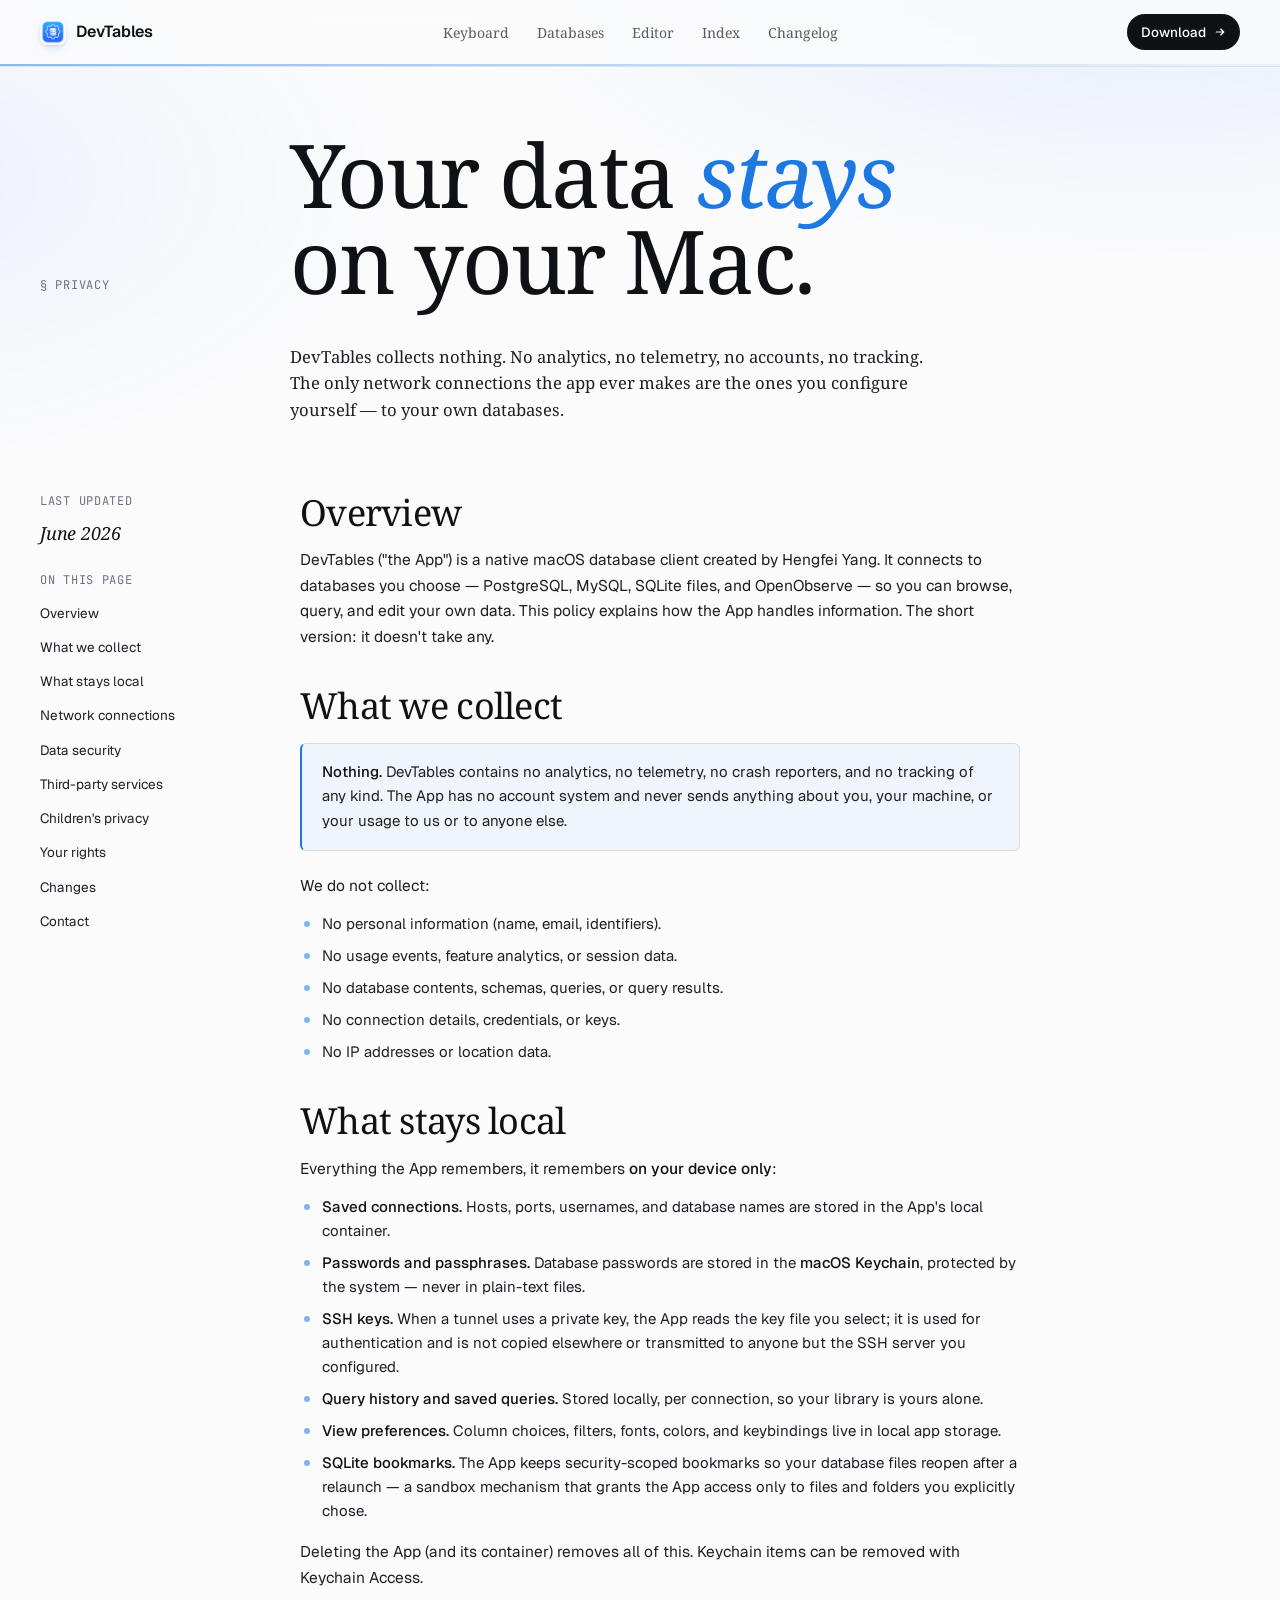
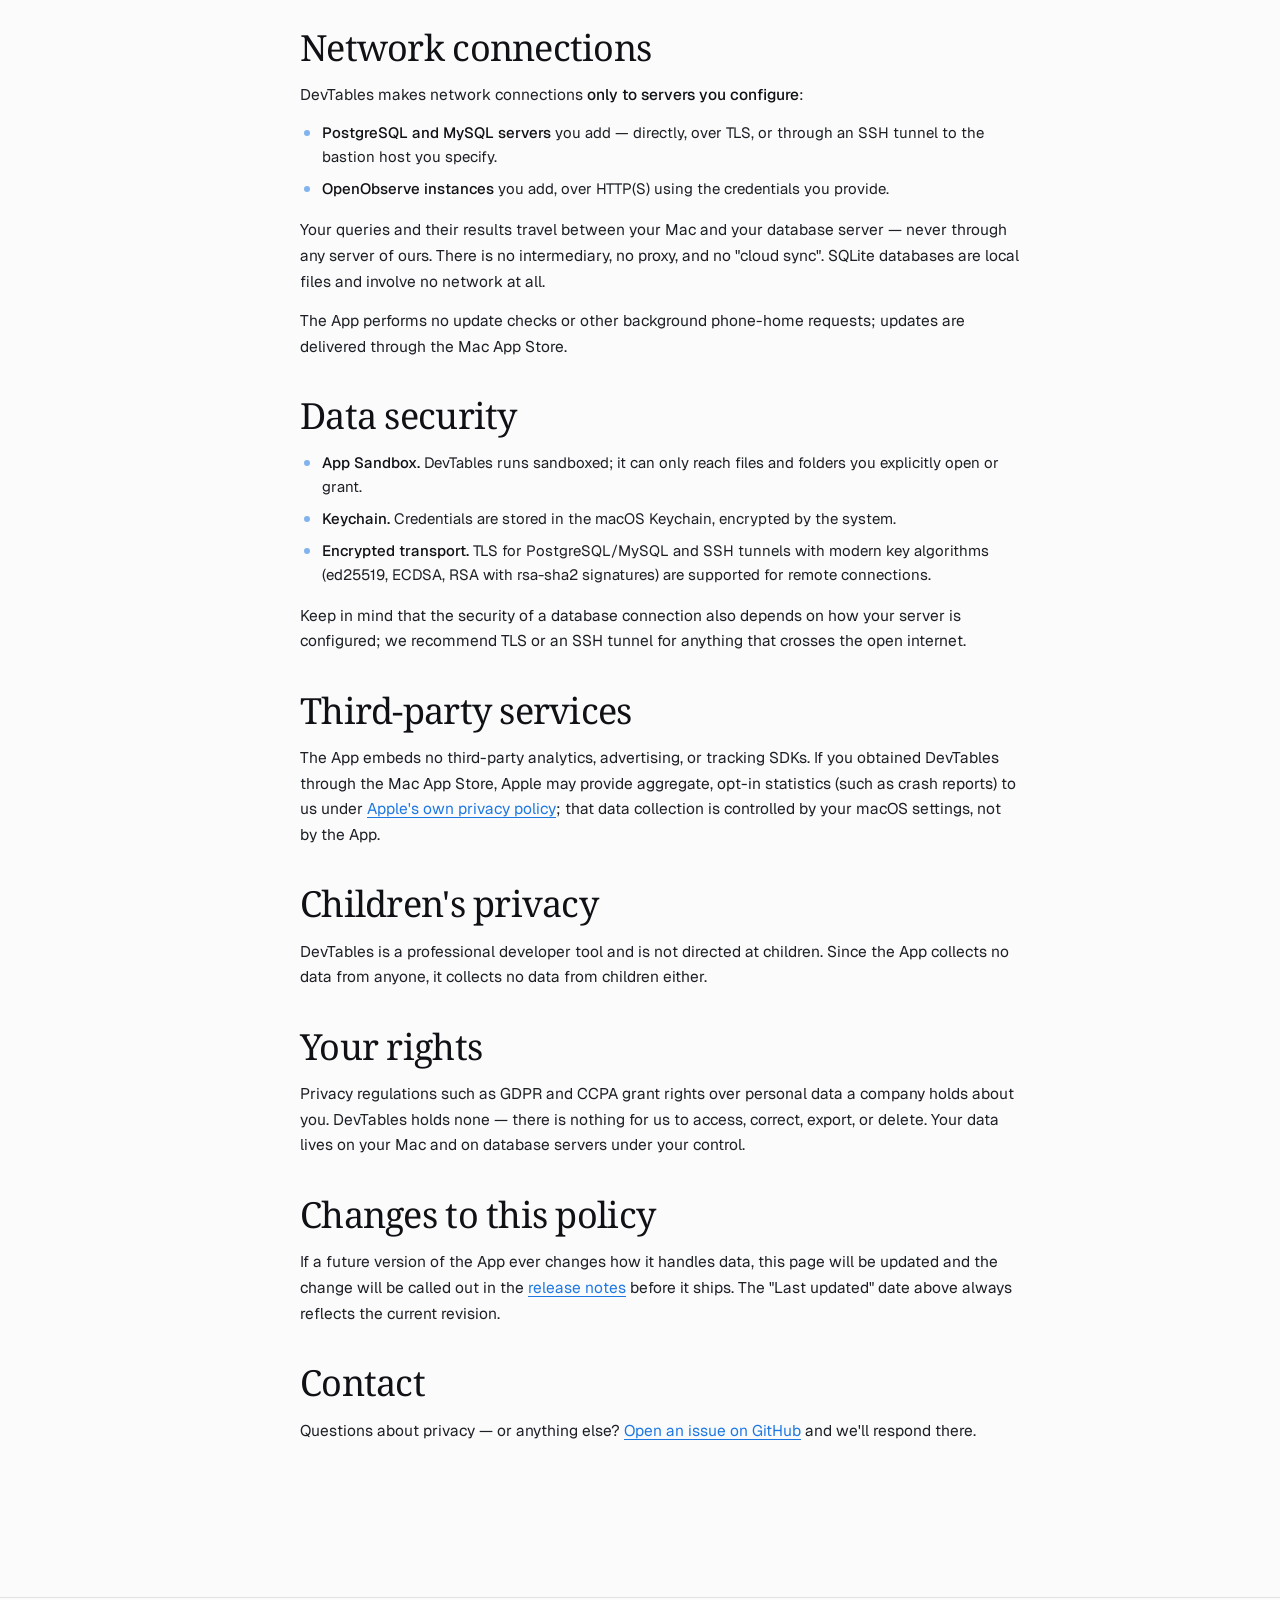
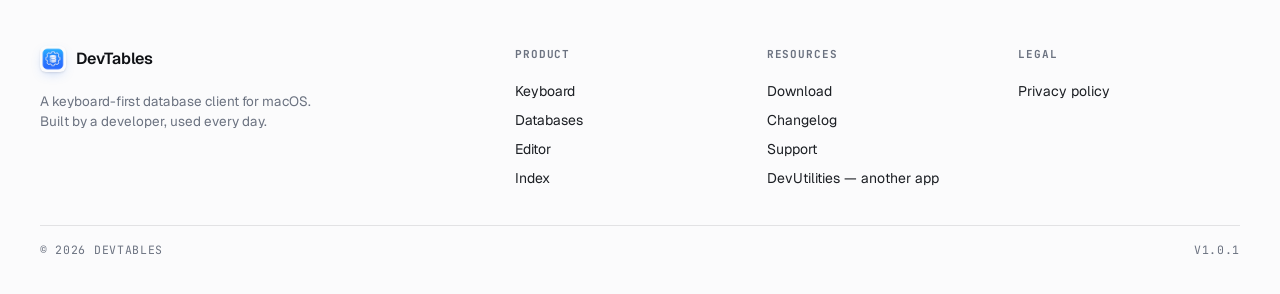
<file: privacy_policy.html>
<!doctype html>
<html lang="en">
<head>
  <meta charset="utf-8" />
  <meta name="viewport" content="width=device-width, initial-scale=1" />
  <title>Privacy Policy — DevTables</title>
  <link rel="icon" type="image/png" href="images/favicon.png" />
  <meta name="description" content="Privacy Policy for DevTables — the app collects nothing. Your connections, queries, and data stay on your Mac." />

  <link rel="preconnect" href="https://fonts.googleapis.com" />
  <link rel="preconnect" href="https://fonts.gstatic.com" crossorigin />
  <link rel="stylesheet" href="https://fonts.googleapis.com/css2?family=Noto+Serif:ital,wght@0,400..700;1,400..700&family=Geist:wght@400;500;600&family=JetBrains+Mono:wght@400;500&display=swap" />
  <link rel="stylesheet" href="css/style.css" />
</head>
<body>
  <!-- ─── Nav ─────────────────────────────────────────────────────────── -->
  <header class="nav nav-static">
    <div class="nav-inner">
      <a href="index.html" class="logo" aria-label="DevTables home">
        <img src="images/icon.png" alt="" width="26" height="26" class="logo-img" />
        <span>DevTables</span>
      </a>
      <nav class="nav-links" aria-label="Primary">
        <a href="index.html#keyboard">Keyboard</a>
        <a href="index.html#databases">Databases</a>
        <a href="index.html#editor">Editor</a>
        <a href="index.html#features">Index</a>
        <a href="release-notes.html">Changelog</a>
      </nav>
      <div class="nav-cta">
        <a href="index.html#download" class="nav-pill">
          <span>Download</span>
          <svg viewBox="0 0 16 16" width="12" height="12" aria-hidden="true">
            <path d="M3 8h10M9 4l4 4-4 4" stroke="currentColor" stroke-width="1.5" fill="none" stroke-linecap="round" stroke-linejoin="round" />
          </svg>
        </a>
      </div>
    </div>
    <div class="nav-progress"></div>
  </header>

  <!-- ─── Page head ───────────────────────────────────────────────────── -->
  <section class="page-head">
    <div class="page-eyebrow">§ Privacy</div>
    <h1 class="page-h">Your data <em>stays</em> on your Mac.</h1>
  </section>
  <div class="page-sub">
    <div></div>
    <p>DevTables collects nothing. No analytics, no telemetry, no accounts, no tracking. The only network connections the app ever makes are the ones you configure yourself — to your own databases.</p>
  </div>

  <main class="page-body">
    <div class="prose">

      <!-- ── Sticky TOC ──────────────────────────────────────────── -->
      <aside class="prose-aside" aria-label="On this page">
        <span class="aside-h">Last updated</span>
        <span style="color:var(--ink); text-transform:none; font-family:var(--serif); font-style:italic; font-size:18px; letter-spacing:-0.01em;">June 2026</span>
        <span class="aside-h" style="margin-top:18px;">On this page</span>
        <a href="#overview">Overview</a>
        <a href="#collection">What we collect</a>
        <a href="#local">What stays local</a>
        <a href="#network">Network connections</a>
        <a href="#security">Data security</a>
        <a href="#third">Third-party services</a>
        <a href="#children">Children's privacy</a>
        <a href="#rights">Your rights</a>
        <a href="#changes">Changes</a>
        <a href="#contact">Contact</a>
      </aside>

      <!-- ── Body ────────────────────────────────────────────────── -->
      <div class="prose-content">

        <h2 id="overview">Overview</h2>
        <p>DevTables ("the App") is a native macOS database client created by Hengfei Yang. It connects to databases you choose — PostgreSQL, MySQL, SQLite files, and OpenObserve — so you can browse, query, and edit your own data. This policy explains how the App handles information. The short version: it doesn't take any.</p>

        <h2 id="collection">What we collect</h2>
        <div class="prose-callout">
          <p><strong>Nothing.</strong> DevTables contains no analytics, no telemetry, no crash reporters, and no tracking of any kind. The App has no account system and never sends anything about you, your machine, or your usage to us or to anyone else.</p>
        </div>
        <p>We do not collect:</p>
        <ul>
          <li>No personal information (name, email, identifiers).</li>
          <li>No usage events, feature analytics, or session data.</li>
          <li>No database contents, schemas, queries, or query results.</li>
          <li>No connection details, credentials, or keys.</li>
          <li>No IP addresses or location data.</li>
        </ul>

        <h2 id="local">What stays local</h2>
        <p>Everything the App remembers, it remembers <strong>on your device only</strong>:</p>
        <ul>
          <li><strong>Saved connections.</strong> Hosts, ports, usernames, and database names are stored in the App's local container.</li>
          <li><strong>Passwords and passphrases.</strong> Database passwords are stored in the <strong>macOS Keychain</strong>, protected by the system — never in plain-text files.</li>
          <li><strong>SSH keys.</strong> When a tunnel uses a private key, the App reads the key file you select; it is used for authentication and is not copied elsewhere or transmitted to anyone but the SSH server you configured.</li>
          <li><strong>Query history and saved queries.</strong> Stored locally, per connection, so your library is yours alone.</li>
          <li><strong>View preferences.</strong> Column choices, filters, fonts, colors, and keybindings live in local app storage.</li>
          <li><strong>SQLite bookmarks.</strong> The App keeps security-scoped bookmarks so your database files reopen after a relaunch — a sandbox mechanism that grants the App access only to files and folders you explicitly chose.</li>
        </ul>
        <p>Deleting the App (and its container) removes all of this. Keychain items can be removed with Keychain Access.</p>

        <h2 id="network">Network connections</h2>
        <p>DevTables makes network connections <strong>only to servers you configure</strong>:</p>
        <ul>
          <li><strong>PostgreSQL and MySQL servers</strong> you add — directly, over TLS, or through an SSH tunnel to the bastion host you specify.</li>
          <li><strong>OpenObserve instances</strong> you add, over HTTP(S) using the credentials you provide.</li>
        </ul>
        <p>Your queries and their results travel between your Mac and your database server — never through any server of ours. There is no intermediary, no proxy, and no "cloud sync". SQLite databases are local files and involve no network at all.</p>
        <p>The App performs no update checks or other background phone-home requests; updates are delivered through the Mac App Store.</p>

        <h2 id="security">Data security</h2>
        <ul>
          <li><strong>App Sandbox.</strong> DevTables runs sandboxed; it can only reach files and folders you explicitly open or grant.</li>
          <li><strong>Keychain.</strong> Credentials are stored in the macOS Keychain, encrypted by the system.</li>
          <li><strong>Encrypted transport.</strong> TLS for PostgreSQL/MySQL and SSH tunnels with modern key algorithms (ed25519, ECDSA, RSA with rsa-sha2 signatures) are supported for remote connections.</li>
        </ul>
        <p>Keep in mind that the security of a database connection also depends on how your server is configured; we recommend TLS or an SSH tunnel for anything that crosses the open internet.</p>

        <h2 id="third">Third-party services</h2>
        <p>The App embeds no third-party analytics, advertising, or tracking SDKs. If you obtained DevTables through the Mac App Store, Apple may provide aggregate, opt-in statistics (such as crash reports) to us under <a href="https://www.apple.com/legal/privacy/">Apple's own privacy policy</a>; that data collection is controlled by your macOS settings, not by the App.</p>

        <h2 id="children">Children's privacy</h2>
        <p>DevTables is a professional developer tool and is not directed at children. Since the App collects no data from anyone, it collects no data from children either.</p>

        <h2 id="rights">Your rights</h2>
        <p>Privacy regulations such as GDPR and CCPA grant rights over personal data a company holds about you. DevTables holds none — there is nothing for us to access, correct, export, or delete. Your data lives on your Mac and on database servers under your control.</p>

        <h2 id="changes">Changes to this policy</h2>
        <p>If a future version of the App ever changes how it handles data, this page will be updated and the change will be called out in the <a href="release-notes.html">release notes</a> before it ships. The "Last updated" date above always reflects the current revision.</p>

        <h2 id="contact">Contact</h2>
        <p>Questions about privacy — or anything else? <a href="https://github.com/hengfeiyang/DevTables/issues">Open an issue on GitHub</a> and we'll respond there.</p>

      </div>
    </div>
  </main>

  <!-- ─── Footer ──────────────────────────────────────────────────────── -->
  <footer class="foot">
    <div class="foot-inner">
      <div class="foot-brand">
        <a href="index.html" class="logo">
          <img src="images/icon.png" alt="" width="26" height="26" class="logo-img" />
          <span>DevTables</span>
        </a>
        <p>A keyboard-first database client for macOS.<br />Built by a developer, used every day.</p>
      </div>
      <div class="foot-cols">
        <div>
          <h5>Product</h5>
          <a href="index.html#keyboard">Keyboard</a>
          <a href="index.html#databases">Databases</a>
          <a href="index.html#editor">Editor</a>
          <a href="index.html#features">Index</a>
        </div>
        <div>
          <h5>Resources</h5>
          <a href="index.html#download">Download</a>
          <a href="release-notes.html">Changelog</a>
          <a href="https://github.com/hengfeiyang/DevTables/issues">Support</a>
          <a href="https://hengfeiyang.github.io/DevUtilities/">DevUtilities — another app</a>
        </div>
        <div>
          <h5>Legal</h5>
          <a href="privacy_policy.html">Privacy policy</a>
        </div>
      </div>
    </div>
    <div class="foot-rule"></div>
    <div class="foot-bottom">
      <span>© 2026 DevTables</span>
      <span>v1.0.1</span>
    </div>
  </footer>

  <script src="js/main.js"></script>
</body>
</html>
</file>
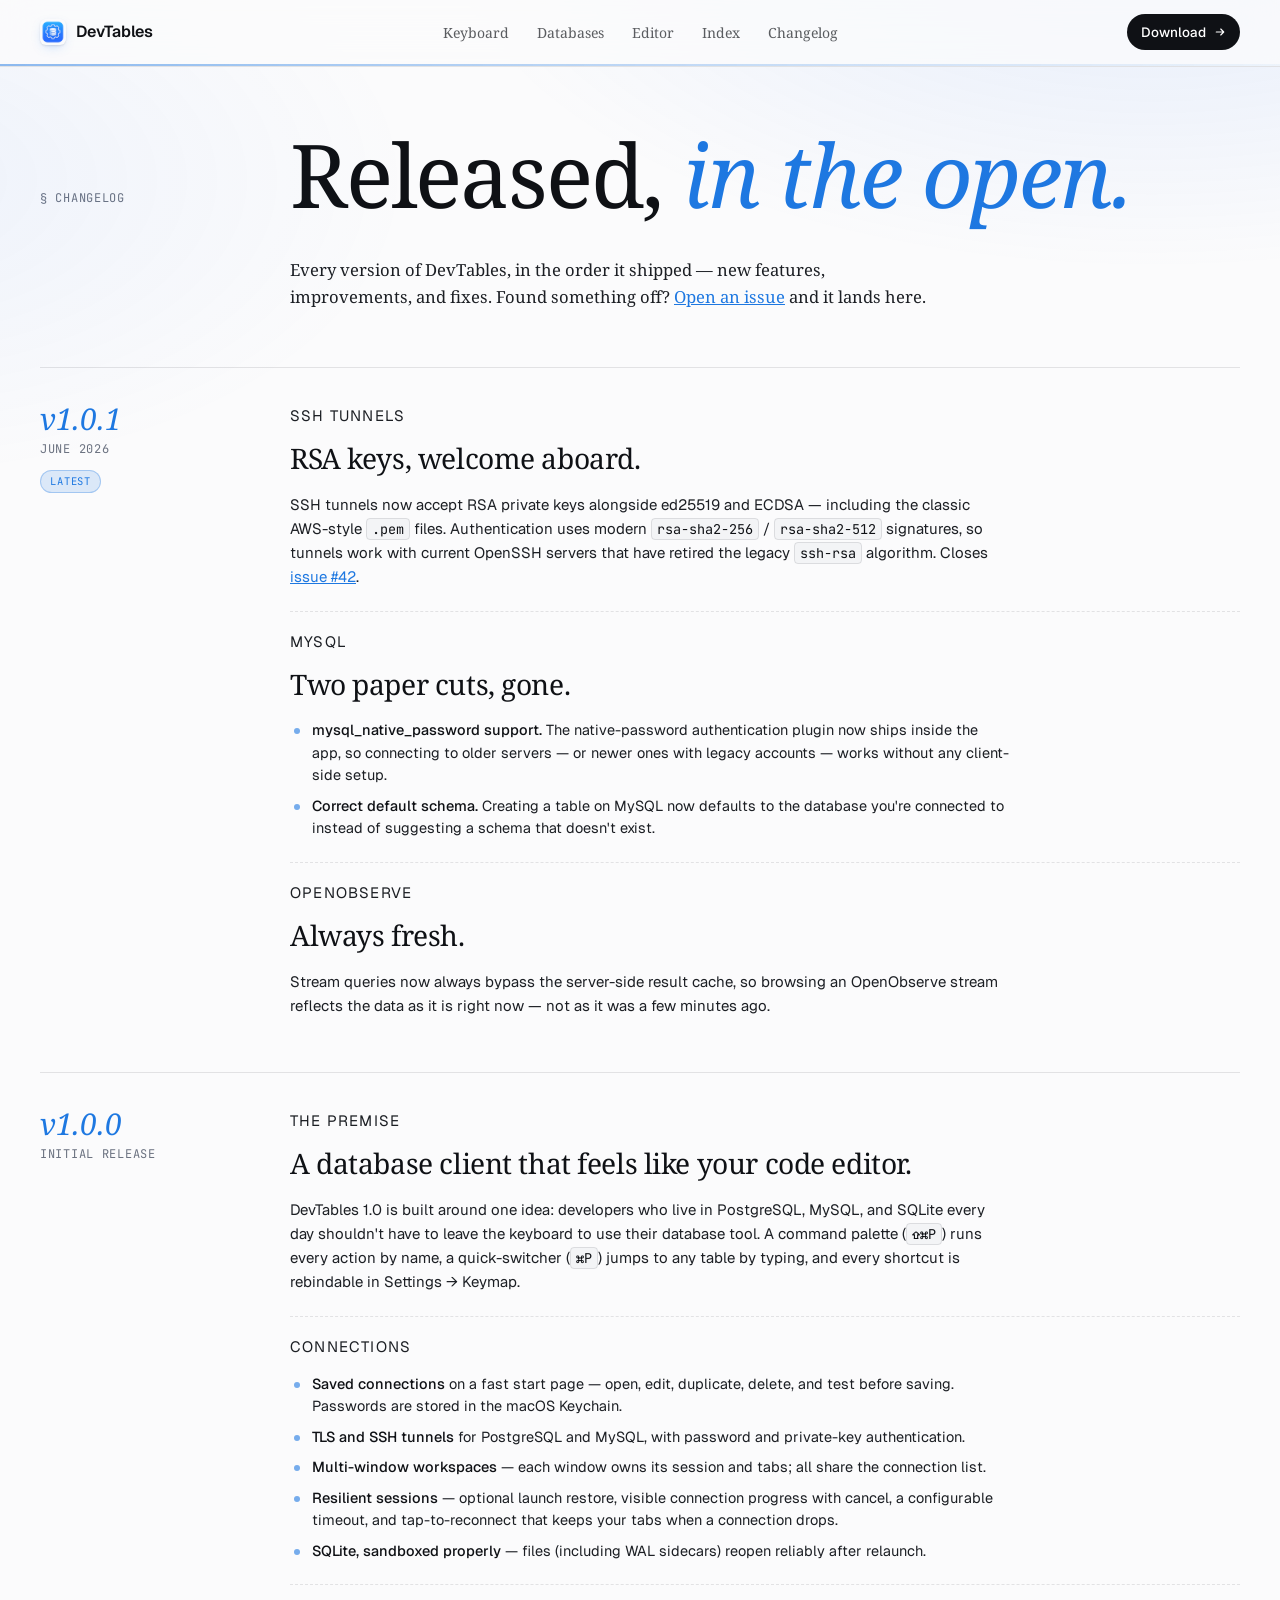
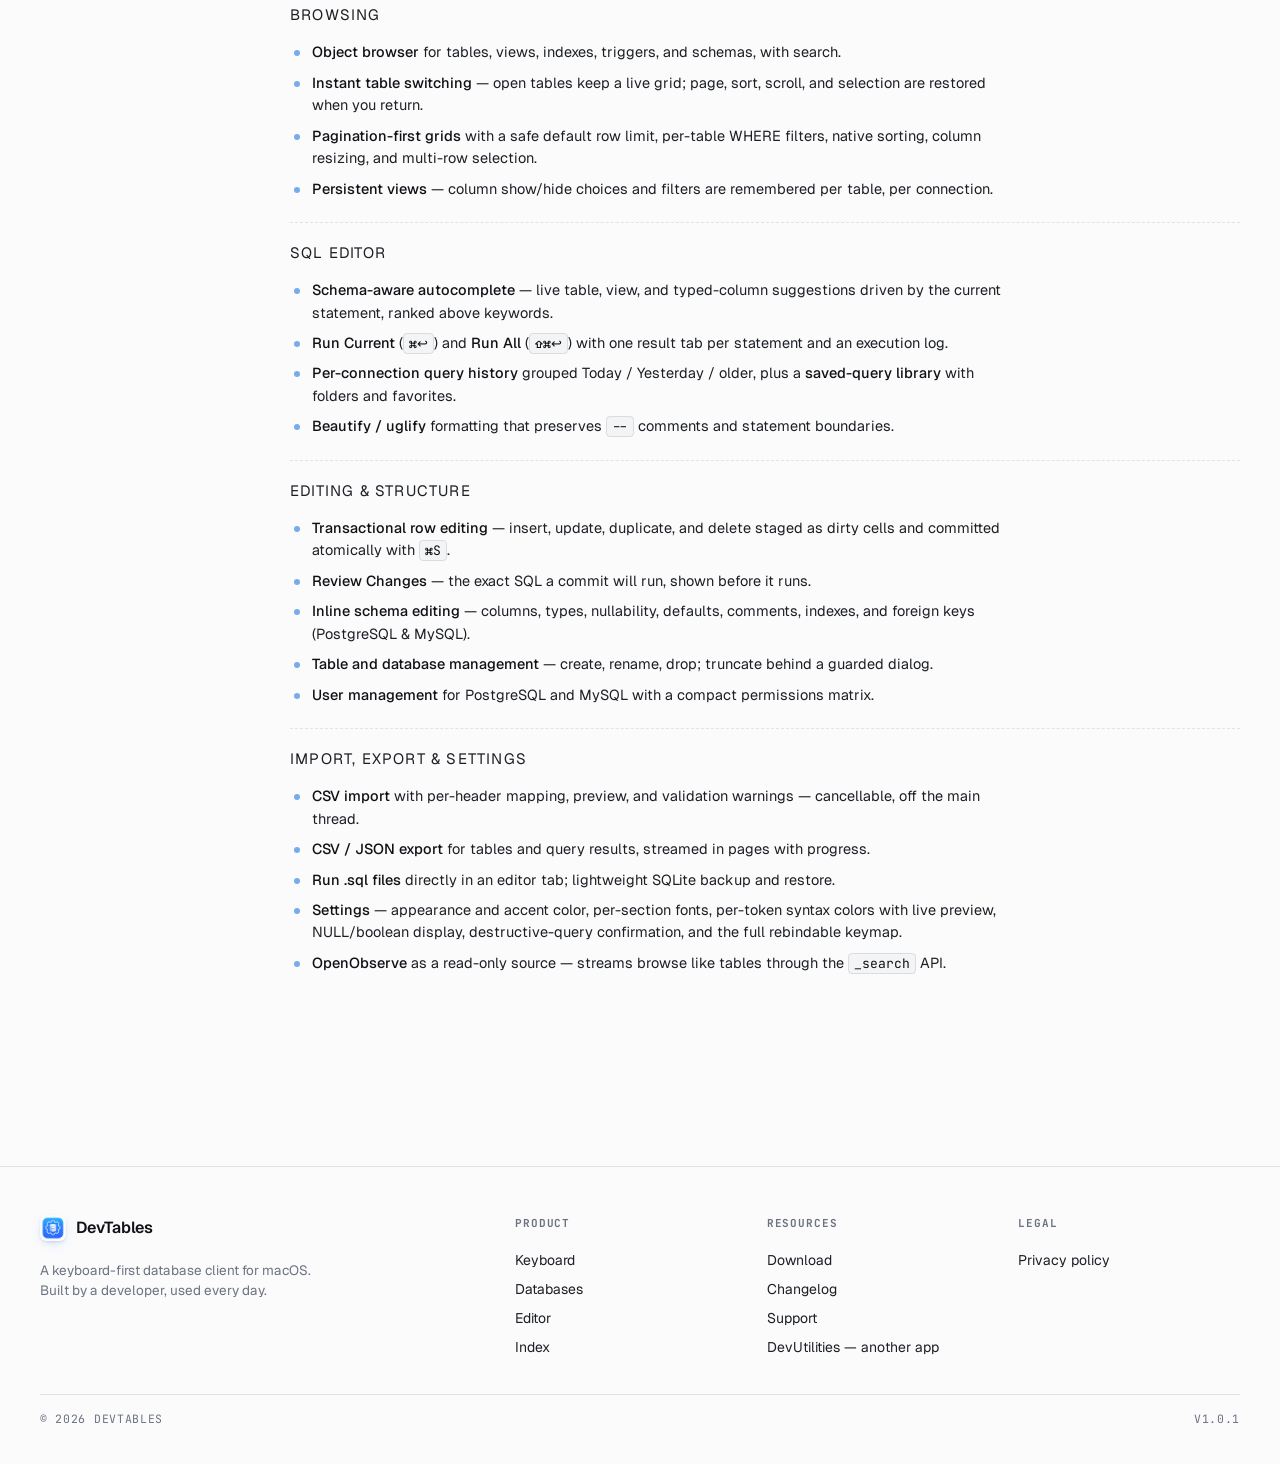
<file: release-notes.html>
<!doctype html>
<html lang="en">
<head>
  <meta charset="utf-8" />
  <meta name="viewport" content="width=device-width, initial-scale=1" />
  <title>Changelog — DevTables</title>
  <link rel="icon" type="image/png" href="images/favicon.png" />
  <meta name="description" content="DevTables release notes and version history — new features, improvements, and bug fixes across every version." />
  <meta name="keywords" content="devtables release notes, changelog, version history, mac database client, postgresql, mysql, sqlite" />

  <meta property="og:type" content="website" />
  <meta property="og:title" content="Changelog — DevTables" />
  <meta property="og:description" content="Track new features, improvements, and bug fixes across every version of DevTables." />
  <meta property="og:image" content="images/icon.png" />

  <link rel="preconnect" href="https://fonts.googleapis.com" />
  <link rel="preconnect" href="https://fonts.gstatic.com" crossorigin />
  <link rel="stylesheet" href="https://fonts.googleapis.com/css2?family=Noto+Serif:ital,wght@0,400..700;1,400..700&family=Geist:wght@400;500;600&family=JetBrains+Mono:wght@400;500&display=swap" />
  <link rel="stylesheet" href="css/style.css" />
</head>
<body>
  <!-- ─── Nav ─────────────────────────────────────────────────────────── -->
  <header class="nav nav-static">
    <div class="nav-inner">
      <a href="index.html" class="logo" aria-label="DevTables home">
        <img src="images/icon.png" alt="" width="26" height="26" class="logo-img" />
        <span>DevTables</span>
      </a>
      <nav class="nav-links" aria-label="Primary">
        <a href="index.html#keyboard">Keyboard</a>
        <a href="index.html#databases">Databases</a>
        <a href="index.html#editor">Editor</a>
        <a href="index.html#features">Index</a>
        <a href="release-notes.html">Changelog</a>
      </nav>
      <div class="nav-cta">
        <a href="index.html#download" class="nav-pill">
          <span>Download</span>
          <svg viewBox="0 0 16 16" width="12" height="12" aria-hidden="true">
            <path d="M3 8h10M9 4l4 4-4 4" stroke="currentColor" stroke-width="1.5" fill="none" stroke-linecap="round" stroke-linejoin="round" />
          </svg>
        </a>
      </div>
    </div>
    <div class="nav-progress"></div>
  </header>

  <!-- ─── Page head ───────────────────────────────────────────────────── -->
  <section class="page-head">
    <div class="page-eyebrow">§ Changelog</div>
    <h1 class="page-h">Released, <em>in the open.</em></h1>
  </section>
  <div class="page-sub">
    <div></div>
    <p>Every version of DevTables, in the order it shipped — new features, improvements, and fixes. Found something off? <a href="https://github.com/hengfeiyang/DevTables/issues" style="color:var(--accent);">Open an issue</a> and it lands here.</p>
  </div>

  <main class="page-body">
    <div class="cl-list">

      <!-- ── v1.0.1 ─────────────────────────────────────────────────── -->
      <article class="cl-entry">
        <div class="cl-meta">
          <span class="cl-version">v1.0.1</span>
          <span>June 2026</span>
          <span class="cl-tag">Latest</span>
        </div>
        <div class="cl-body">
          <div class="cl-section">
            <p class="cl-section-eyebrow">SSH tunnels</p>
            <h3>RSA keys, welcome aboard.</h3>
            <p>SSH tunnels now accept RSA private keys alongside ed25519 and ECDSA — including the classic AWS-style <code>.pem</code> files. Authentication uses modern <code>rsa-sha2-256</code> / <code>rsa-sha2-512</code> signatures, so tunnels work with current OpenSSH servers that have retired the legacy <code>ssh-rsa</code> algorithm. Closes <a href="https://github.com/hengfeiyang/DevTables/issues/42">issue #42</a>.</p>
          </div>
          <div class="cl-section">
            <p class="cl-section-eyebrow">MySQL</p>
            <h3>Two paper cuts, gone.</h3>
            <ul>
              <li><strong>mysql_native_password support.</strong> The native-password authentication plugin now ships inside the app, so connecting to older servers — or newer ones with legacy accounts — works without any client-side setup.</li>
              <li><strong>Correct default schema.</strong> Creating a table on MySQL now defaults to the database you're connected to instead of suggesting a schema that doesn't exist.</li>
            </ul>
          </div>
          <div class="cl-section">
            <p class="cl-section-eyebrow">OpenObserve</p>
            <h3>Always fresh.</h3>
            <p>Stream queries now always bypass the server-side result cache, so browsing an OpenObserve stream reflects the data as it is right now — not as it was a few minutes ago.</p>
          </div>
        </div>
      </article>

      <!-- ── v1.0.0 ─────────────────────────────────────────────────── -->
      <article class="cl-entry">
        <div class="cl-meta">
          <span class="cl-version">v1.0.0</span>
          <span>Initial release</span>
        </div>
        <div class="cl-body">
          <div class="cl-section">
            <p class="cl-section-eyebrow">The premise</p>
            <h3>A database client that feels like your code editor.</h3>
            <p>DevTables 1.0 is built around one idea: developers who live in PostgreSQL, MySQL, and SQLite every day shouldn't have to leave the keyboard to use their database tool. A command palette (<code>⇧⌘P</code>) runs every action by name, a quick-switcher (<code>⌘P</code>) jumps to any table by typing, and every shortcut is rebindable in Settings → Keymap.</p>
          </div>
          <div class="cl-section">
            <p class="cl-section-eyebrow">Connections</p>
            <ul>
              <li><strong>Saved connections</strong> on a fast start page — open, edit, duplicate, delete, and test before saving. Passwords are stored in the macOS Keychain.</li>
              <li><strong>TLS and SSH tunnels</strong> for PostgreSQL and MySQL, with password and private-key authentication.</li>
              <li><strong>Multi-window workspaces</strong> — each window owns its session and tabs; all share the connection list.</li>
              <li><strong>Resilient sessions</strong> — optional launch restore, visible connection progress with cancel, a configurable timeout, and tap-to-reconnect that keeps your tabs when a connection drops.</li>
              <li><strong>SQLite, sandboxed properly</strong> — files (including WAL sidecars) reopen reliably after relaunch.</li>
            </ul>
          </div>
          <div class="cl-section">
            <p class="cl-section-eyebrow">Browsing</p>
            <ul>
              <li><strong>Object browser</strong> for tables, views, indexes, triggers, and schemas, with search.</li>
              <li><strong>Instant table switching</strong> — open tables keep a live grid; page, sort, scroll, and selection are restored when you return.</li>
              <li><strong>Pagination-first grids</strong> with a safe default row limit, per-table WHERE filters, native sorting, column resizing, and multi-row selection.</li>
              <li><strong>Persistent views</strong> — column show/hide choices and filters are remembered per table, per connection.</li>
            </ul>
          </div>
          <div class="cl-section">
            <p class="cl-section-eyebrow">SQL editor</p>
            <ul>
              <li><strong>Schema-aware autocomplete</strong> — live table, view, and typed-column suggestions driven by the current statement, ranked above keywords.</li>
              <li><strong>Run Current</strong> (<code>⌘↩</code>) and <strong>Run All</strong> (<code>⇧⌘↩</code>) with one result tab per statement and an execution log.</li>
              <li><strong>Per-connection query history</strong> grouped Today / Yesterday / older, plus a <strong>saved-query library</strong> with folders and favorites.</li>
              <li><strong>Beautify / uglify</strong> formatting that preserves <code>--</code> comments and statement boundaries.</li>
            </ul>
          </div>
          <div class="cl-section">
            <p class="cl-section-eyebrow">Editing &amp; structure</p>
            <ul>
              <li><strong>Transactional row editing</strong> — insert, update, duplicate, and delete staged as dirty cells and committed atomically with <code>⌘S</code>.</li>
              <li><strong>Review Changes</strong> — the exact SQL a commit will run, shown before it runs.</li>
              <li><strong>Inline schema editing</strong> — columns, types, nullability, defaults, comments, indexes, and foreign keys (PostgreSQL &amp; MySQL).</li>
              <li><strong>Table and database management</strong> — create, rename, drop; truncate behind a guarded dialog.</li>
              <li><strong>User management</strong> for PostgreSQL and MySQL with a compact permissions matrix.</li>
            </ul>
          </div>
          <div class="cl-section">
            <p class="cl-section-eyebrow">Import, export &amp; settings</p>
            <ul>
              <li><strong>CSV import</strong> with per-header mapping, preview, and validation warnings — cancellable, off the main thread.</li>
              <li><strong>CSV / JSON export</strong> for tables and query results, streamed in pages with progress.</li>
              <li><strong>Run .sql files</strong> directly in an editor tab; lightweight SQLite backup and restore.</li>
              <li><strong>Settings</strong> — appearance and accent color, per-section fonts, per-token syntax colors with live preview, NULL/boolean display, destructive-query confirmation, and the full rebindable keymap.</li>
              <li><strong>OpenObserve</strong> as a read-only source — streams browse like tables through the <code>_search</code> API.</li>
            </ul>
          </div>
        </div>
      </article>

    </div>
  </main>

  <!-- ─── Footer ──────────────────────────────────────────────────────── -->
  <footer class="foot">
    <div class="foot-inner">
      <div class="foot-brand">
        <a href="index.html" class="logo">
          <img src="images/icon.png" alt="" width="26" height="26" class="logo-img" />
          <span>DevTables</span>
        </a>
        <p>A keyboard-first database client for macOS.<br />Built by a developer, used every day.</p>
      </div>
      <div class="foot-cols">
        <div>
          <h5>Product</h5>
          <a href="index.html#keyboard">Keyboard</a>
          <a href="index.html#databases">Databases</a>
          <a href="index.html#editor">Editor</a>
          <a href="index.html#features">Index</a>
        </div>
        <div>
          <h5>Resources</h5>
          <a href="index.html#download">Download</a>
          <a href="release-notes.html">Changelog</a>
          <a href="https://github.com/hengfeiyang/DevTables/issues">Support</a>
          <a href="https://hengfeiyang.github.io/DevUtilities/">DevUtilities — another app</a>
        </div>
        <div>
          <h5>Legal</h5>
          <a href="privacy_policy.html">Privacy policy</a>
        </div>
      </div>
    </div>
    <div class="foot-rule"></div>
    <div class="foot-bottom">
      <span>© 2026 DevTables</span>
      <span>v1.0.1</span>
    </div>
  </footer>

  <script src="js/main.js"></script>
</body>
</html>
</file>
<file: css/style.css>
/* ─── DevTables · Editorial, keyboard-first ────────────────────────────── */

:root {
  --bg:        #fbfbfc;
  --bg-2:      #f3f4f6;
  --bg-3:      #ebecef;
  --ink:       #0f1115;
  --ink-2:     #1c1f24;
  --muted:     #6b7280;
  --hair:      rgba(15, 17, 21, 0.10);
  --hair-2:    rgba(15, 17, 21, 0.05);
  --paper:     #ffffff;
  --accent:    oklch(58% 0.18 256);
  --accent-2:  oklch(47% 0.17 256);
  --ok:        oklch(62% 0.15 155);
  --serif:     "Noto Serif", "Cambria", "Iowan Old Style", Georgia, serif;
  --sans:      "Geist", -apple-system, BlinkMacSystemFont, "Helvetica Neue", sans-serif;
  --mono:      "JetBrains Mono", ui-monospace, "SF Mono", Menlo, monospace;
  --rad: 15px;
}

* { box-sizing: border-box; }
html, body { margin: 0; padding: 0; }
body {
  background: var(--bg);
  color: var(--ink);
  font-family: var(--serif);
  font-size: 17px;
  line-height: 1.5;
  font-feature-settings: "ss01", "cv11";
  -webkit-font-smoothing: antialiased;
  text-rendering: optimizeLegibility;
  overflow-x: hidden;
}
::selection { background: var(--accent); color: var(--paper); }

body::before {
  content: "";
  position: fixed;
  inset: 0;
  pointer-events: none;
  background:
    radial-gradient(1200px 600px at 90% -10%, rgba(56, 124, 240, 0.12), transparent 60%),
    radial-gradient(900px 500px at -10% 20%, rgba(56, 124, 240, 0.07), transparent 60%);
  z-index: 0;
}
main { position: relative; z-index: 1; }

/* ─── Keycaps ───────────────────────────────────────────────────────────── */
kbd, .kbd {
  display: inline-block;
  font-family: var(--mono);
  font-size: 11px;
  line-height: 1;
  color: var(--ink-2);
  background: var(--paper);
  border: 0.5px solid var(--hair);
  border-bottom-width: 2px;
  border-radius: 5px;
  padding: 4px 6px 3px;
  vertical-align: middle;
  white-space: nowrap;
}

/* ─── Nav ───────────────────────────────────────────────────────────────── */
.nav {
  position: sticky;
  top: 0;
  z-index: 50;
  backdrop-filter: blur(18px) saturate(140%);
  -webkit-backdrop-filter: blur(18px) saturate(140%);
  background: color-mix(in oklab, var(--bg) 78%, transparent);
  border-bottom: 0.5px solid var(--hair);
}
.nav-inner {
  max-width: 1280px;
  margin: 0 auto;
  padding: 14px 40px;
  display: flex; align-items: center; justify-content: space-between; gap: 30px;
}
.logo {
  display: inline-flex; align-items: center; gap: 10px;
  text-decoration: none; color: var(--ink);
  font-family: var(--sans); font-weight: 600; letter-spacing: -0.005em;
  font-size: 16px;
}
.logo-img {
  border-radius: 6px;
  display: block;
  box-shadow: 0 1px 2px rgba(26,24,21,0.10), 0 4px 12px -4px rgba(56,124,240,0.35);
}
.nav-links {
  display: flex; gap: 28px;
  font-size: 14px;
}
.nav-links a {
  color: var(--ink-2); text-decoration: none;
  opacity: .72; transition: opacity .15s;
}
.nav-links a:hover { opacity: 1; }
.nav-cta { display: flex; align-items: center; gap: 10px; }
.nav-kbd {
  display: inline-flex; align-items: center; gap: 8px;
  border: 0; background: transparent; cursor: pointer;
  font-family: var(--sans); font-size: 13px; color: var(--muted);
  padding: 6px 8px; border-radius: 8px;
  transition: background .15s, color .15s;
}
.nav-kbd:hover { background: var(--bg-2); color: var(--ink); }
.nav-pill {
  display: inline-flex; align-items: center; gap: 8px;
  padding: 8px 14px; border-radius: 999px;
  background: var(--ink); color: var(--paper);
  text-decoration: none; font-family: var(--sans); font-size: 13.5px; font-weight: 500;
  transition: transform .12s, background .12s;
}
.nav-pill:hover { transform: translateY(-1px); background: var(--ink-2); }
.nav-progress {
  height: 2px; background: var(--accent);
  transform-origin: 0 50%; transition: transform .1s linear;
  transform: scaleX(0);
}
.nav-static .nav-progress {
  background: linear-gradient(90deg, var(--accent), color-mix(in oklab, var(--accent) 10%, transparent));
  transform: scaleX(1);
  opacity: 0.5;
}
@media (max-width: 720px) {
  .nav-inner { padding: 12px 22px; }
  .nav-links, .nav-kbd { display: none; }
}

/* ─── Hero ──────────────────────────────────────────────────────────────── */
.hero {
  max-width: 1280px;
  margin: 0 auto;
  padding: 72px 40px 48px;
  display: grid;
  grid-template-columns: 1fr;
  gap: 36px;
  position: relative;
  z-index: 1;
}
.hero-meta {
  display: inline-flex; align-items: center; gap: 8px;
  font-family: var(--mono); font-size: 12px; color: var(--muted);
  text-transform: uppercase; letter-spacing: 0.06em;
}
.hero-meta span { min-width: 0; }
.meta-dot { flex: none; }
.meta-dot {
  width: 7px; height: 7px; border-radius: 50%;
  background: var(--accent);
  box-shadow: 0 0 0 4px color-mix(in oklab, var(--accent) 25%, transparent);
  animation: pulse 2.4s ease-in-out infinite;
}
@keyframes pulse {
  0%, 100% { box-shadow: 0 0 0 4px color-mix(in oklab, var(--accent) 25%, transparent); }
  50%      { box-shadow: 0 0 0 8px color-mix(in oklab, var(--accent) 0%, transparent); }
}
.hero-h {
  font-family: var(--serif);
  font-weight: 400;
  font-size: clamp(44px, 8.2vw, 104px);
  line-height: 1.04;
  letter-spacing: -0.025em;
  margin: 0;
  color: var(--ink);
  text-wrap: balance;
}
.hero-h em {
  font-style: italic;
  color: var(--accent);
}
.hero-sub {
  display: grid; grid-template-columns: minmax(0, 1fr) auto; gap: 40px;
  align-items: end; max-width: 1040px;
  border-top: 0.5px solid var(--hair);
  padding-top: 28px;
}
.hero-sub p {
  margin: 0;
  font-size: clamp(16px, 1.5vw, 19px);
  line-height: 1.55;
  color: var(--ink-2);
  max-width: 580px;
  text-wrap: pretty;
}
.hero-rot {
  display: flex; flex-direction: column; gap: 4px;
  font-family: var(--mono); font-size: 12px;
  text-align: right;
}
.rot-label { color: var(--muted); text-transform: uppercase; letter-spacing: 0.06em; }
.rot-value {
  font-family: var(--serif); font-style: italic; font-size: 22px;
  color: var(--accent); letter-spacing: -0.01em;
  animation: rot-fade .5s ease;
  white-space: nowrap;
}
@keyframes rot-fade {
  from { opacity: 0; transform: translateY(6px); }
  to   { opacity: 1; transform: translateY(0); }
}
.hero-actions { display: flex; flex-wrap: wrap; gap: 14px; align-items: center; }
.btn-primary {
  display: inline-flex; align-items: center; gap: 10px;
  padding: 14px 22px; border-radius: 999px;
  background: var(--ink); color: var(--paper);
  text-decoration: none; font-family: var(--sans); font-weight: 500; font-size: 15px;
  border: 0; cursor: pointer;
  transition: transform .12s, background .12s;
}
.btn-primary:hover { transform: translateY(-1px); background: var(--ink-2); }
.btn-primary.lg { padding: 16px 26px; font-size: 16px; }
.btn-ghost {
  display: inline-flex; align-items: center; gap: 8px;
  padding: 14px 22px; border-radius: 999px;
  border: 0.5px solid var(--hair);
  color: var(--ink); background: transparent;
  text-decoration: none; font-family: var(--sans); font-weight: 500; font-size: 15px; cursor: pointer;
  transition: background .12s, border-color .12s;
}
.btn-ghost:hover { background: var(--bg-2); border-color: rgba(26,24,21,0.22); }
.btn-ghost.lg { padding: 16px 26px; font-size: 16px; }
.btn-ghost .kbd { margin-left: 2px; }

.hero-foot {
  display: grid; grid-template-columns: repeat(4, 1fr);
  gap: 24px;
  border-top: 0.5px solid var(--hair);
  padding-top: 28px;
  margin-top: 8px;
}
.hero-foot > div { display: flex; flex-direction: column; gap: 4px; }
.foot-num { font-family: var(--serif); font-size: 30px; line-height: 1; letter-spacing: -0.02em; color: var(--ink); }
.foot-lbl { font-family: var(--sans); font-size: 13px; color: var(--muted); }

@media (max-width: 720px) {
  .hero { padding: 52px 22px 36px; gap: 28px; }
  .hero-h br { display: none; }
  .hero-sub { grid-template-columns: 1fr; gap: 18px; align-items: start; }
  .hero-rot { text-align: left; }
  .hero-foot { grid-template-columns: repeat(2, 1fr); gap: 20px; }
}

/* ─── App window mock ───────────────────────────────────────────────────── */
.stage {
  max-width: 1280px;
  margin: 0 auto;
  padding: 8px 40px 24px;
  position: relative;
  z-index: 1;
}
.appwin {
  position: relative;
  border-radius: 14px;
  border: 0.5px solid var(--hair);
  background: var(--paper);
  overflow: hidden;
  box-shadow:
    0 1px 0 rgba(0,0,0,0.02),
    0 32px 64px -20px color-mix(in oklab, var(--accent) 24%, transparent),
    0 10px 28px -10px rgba(15,17,21,0.12);
  font-family: var(--sans);
}
.aw-titlebar {
  display: flex; align-items: center; gap: 14px;
  padding: 10px 14px;
  border-bottom: 0.5px solid var(--hair);
  background: var(--bg-2);
}
.aw-lights { display: flex; gap: 7px; }
.aw-lights span { width: 11px; height: 11px; border-radius: 50%; background: var(--bg-3); border: 0.5px solid var(--hair); }
.aw-lights span:nth-child(1) { background: #f6605c; border-color: #e0443e; }
.aw-lights span:nth-child(2) { background: #fbbf3f; border-color: #dea123; }
.aw-lights span:nth-child(3) { background: #44c648; border-color: #1eac29; }
.aw-title {
  flex: 1; text-align: center;
  font-size: 12.5px; color: var(--muted);
  white-space: nowrap; overflow: hidden; text-overflow: ellipsis;
}
.aw-title strong { color: var(--ink-2); font-weight: 500; }
.aw-conn {
  display: inline-flex; align-items: center; gap: 6px;
  font-family: var(--mono); font-size: 10.5px;
  color: var(--muted); text-transform: uppercase; letter-spacing: 0.05em;
}
.aw-conn::before {
  content: ""; width: 6px; height: 6px; border-radius: 50%;
  background: var(--ok);
}
.aw-body {
  display: grid;
  grid-template-columns: 208px minmax(0, 1fr);
  min-height: 430px;
}
.aw-side {
  border-right: 0.5px solid var(--hair);
  background: color-mix(in oklab, var(--bg-2) 60%, var(--paper));
  padding: 12px 8px;
  display: flex; flex-direction: column; gap: 2px;
}
.aw-side-h {
  font-family: var(--mono); font-size: 10px;
  color: var(--muted); text-transform: uppercase; letter-spacing: 0.08em;
  padding: 4px 10px 8px;
}
.aw-tbl {
  display: flex; align-items: center; gap: 8px;
  padding: 5px 10px;
  border-radius: 6px;
  font-size: 13px; color: var(--ink-2);
}
.aw-tbl svg { color: var(--muted); flex: none; }
.aw-tbl.on { background: color-mix(in oklab, var(--accent) 14%, transparent); color: var(--accent-2); font-weight: 500; }
.aw-tbl.on svg { color: var(--accent); }
.aw-main { display: flex; flex-direction: column; min-width: 0; }
.aw-tabs {
  display: flex; gap: 2px;
  padding: 8px 10px 0;
  border-bottom: 0.5px solid var(--hair);
}
.aw-tab {
  padding: 7px 14px 8px;
  font-size: 12.5px; color: var(--muted);
  border: 0.5px solid transparent; border-bottom: 0;
  border-radius: 8px 8px 0 0;
  white-space: nowrap;
}
.aw-tab.on {
  background: var(--paper);
  border-color: var(--hair);
  color: var(--ink);
  position: relative;
  top: 0.5px;
}
.aw-grid { flex: 1; overflow: hidden; }
.aw-grid table {
  width: 100%;
  border-collapse: collapse;
  font-family: var(--mono); font-size: 12px;
}
.aw-grid th {
  font-family: var(--sans); font-size: 11px; font-weight: 500;
  color: var(--muted); text-align: left;
  text-transform: uppercase; letter-spacing: 0.05em;
  padding: 8px 14px;
  border-bottom: 0.5px solid var(--hair);
  background: color-mix(in oklab, var(--bg-2) 50%, var(--paper));
  white-space: nowrap;
}
.aw-grid td {
  padding: 7px 14px;
  border-bottom: 0.5px solid var(--hair-2);
  color: var(--ink-2);
  white-space: nowrap; overflow: hidden; text-overflow: ellipsis;
  max-width: 220px;
}
.aw-grid tr.sel td {
  background: color-mix(in oklab, var(--accent) 12%, transparent);
  color: var(--ink);
}
.aw-grid .null { color: var(--muted); font-style: italic; }
.aw-grid .num { color: var(--accent-2); }
.aw-status {
  display: flex; justify-content: space-between; gap: 16px;
  padding: 7px 14px;
  border-top: 0.5px solid var(--hair);
  font-family: var(--mono); font-size: 10.5px;
  color: var(--muted); letter-spacing: 0.03em;
  background: color-mix(in oklab, var(--bg-2) 50%, var(--paper));
}
.stage-hint {
  margin: 16px auto 0;
  text-align: center;
  font-family: var(--mono); font-size: 12px;
  color: var(--muted); text-transform: uppercase; letter-spacing: 0.06em;
}
.stage-hint .kbd { text-transform: none; }

@media (max-width: 880px) {
  .aw-body { grid-template-columns: 1fr; }
  .aw-side { display: none; }
  .aw-hide-1 { display: none; }
}
@media (max-width: 560px) {
  .stage { padding: 0 22px 16px; }
  .aw-hide-2 { display: none; }
  .aw-conn { display: none; }
}

/* ─── Command palette (live demo) ───────────────────────────────────────── */
.palette {
  position: absolute;
  top: 52px; left: 50%;
  transform: translateX(-50%);
  width: min(480px, calc(100% - 32px));
  background: color-mix(in oklab, var(--paper) 92%, transparent);
  backdrop-filter: blur(14px) saturate(140%);
  -webkit-backdrop-filter: blur(14px) saturate(140%);
  border: 0.5px solid var(--hair);
  border-radius: 12px;
  box-shadow:
    0 0 0 0.5px rgba(15,17,21,0.04),
    0 24px 60px -12px rgba(15,17,21,0.35),
    0 8px 20px -8px rgba(15,17,21,0.18);
  overflow: hidden;
  font-family: var(--sans);
  transition: box-shadow .25s;
}
.palette.flash {
  box-shadow:
    0 0 0 2px color-mix(in oklab, var(--accent) 60%, transparent),
    0 24px 60px -12px rgba(15,17,21,0.35);
}
.pal-input {
  display: flex; align-items: center; gap: 10px;
  padding: 11px 14px;
  border-bottom: 0.5px solid var(--hair);
  color: var(--muted);
}
.pal-input svg { flex: none; }
.pal-input input {
  flex: 1; border: 0; outline: 0; background: transparent;
  font-family: var(--sans); font-size: 14px; color: var(--ink);
  min-width: 0;
}
.pal-input input::placeholder { color: var(--muted); }
.pal-list {
  max-height: 248px;
  overflow-y: auto;
  padding: 6px;
}
.pal-item {
  display: flex; align-items: center; justify-content: space-between; gap: 14px;
  padding: 8px 10px;
  border-radius: 7px;
  font-size: 13.5px; color: var(--ink-2);
  cursor: pointer;
}
.pal-item .pal-name b { font-weight: 600; color: var(--accent-2); }
.pal-item.on { background: color-mix(in oklab, var(--accent) 13%, transparent); color: var(--ink); }
.pal-item .kbd { flex: none; opacity: 0.85; }
.pal-empty {
  padding: 20px 12px; text-align: center;
  font-size: 13px; color: var(--muted);
}
.pal-foot {
  display: flex; gap: 16px; justify-content: flex-end;
  padding: 8px 14px;
  border-top: 0.5px solid var(--hair);
  font-family: var(--mono); font-size: 10.5px;
  color: var(--muted); letter-spacing: 0.03em;
}
.pal-foot b { color: var(--ink-2); font-weight: 500; }

/* ─── Section heads ─────────────────────────────────────────────────────── */
.section-head {
  display: grid;
  grid-template-columns: 220px 1fr;
  gap: 30px;
  align-items: start;
  padding: 12px 0 28px;
  border-top: 0.5px solid var(--hair);
}
.section-eyebrow {
  font-family: var(--mono); font-size: 12px;
  color: var(--muted); text-transform: uppercase; letter-spacing: 0.06em;
  padding-top: 8px;
}
.section-h {
  margin: 0;
  font-family: var(--serif); font-weight: 400;
  font-size: clamp(32px, 4.5vw, 56px);
  line-height: 1.05;
  letter-spacing: -0.02em;
  color: var(--ink);
  text-wrap: balance;
}
.section-h em { font-style: italic; color: var(--accent); }
.section-h .muted { color: var(--muted); }
@media (max-width: 720px) {
  .section-head { grid-template-columns: 1fr; gap: 14px; padding: 12px 0 20px; }
}

.section {
  max-width: 1280px;
  margin: 0 auto;
  padding: 60px 40px;
  position: relative;
  z-index: 1;
}
@media (max-width: 720px) { .section { padding: 44px 22px; } }
section[id] { scroll-margin-top: 80px; }

/* ─── Keyboard capabilities (caps grid) ─────────────────────────────────── */
.caps {
  display: grid;
  grid-template-columns: repeat(2, minmax(0, 1fr));
  gap: 0;
  border-top: 0.5px solid var(--hair);
}
.cap {
  display: grid;
  grid-template-columns: 36px 1fr;
  gap: 18px;
  padding: 24px 28px 24px 0;
  border-bottom: 0.5px solid var(--hair);
}
.cap:nth-child(2n) { padding-left: 28px; padding-right: 0; border-left: 0.5px solid var(--hair); }
.cap-n {
  font-family: var(--serif); font-style: italic; font-weight: 400;
  font-size: 22px; line-height: 1; letter-spacing: -0.01em;
  color: var(--accent);
  padding-top: 2px;
}
.cap-body h4 {
  display: flex; align-items: center; gap: 10px; flex-wrap: wrap;
  font-family: var(--sans); font-weight: 500;
  font-size: 16px; letter-spacing: -0.005em;
  color: var(--ink);
  margin: 0 0 6px;
}
.cap-body p {
  margin: 0;
  font-family: var(--sans);
  color: var(--ink-2);
  font-size: 14.5px; line-height: 1.55;
  max-width: 520px;
}
.cap-body code {
  font-family: var(--mono); font-size: 0.9em;
  background: var(--bg-2);
  border: 0.5px solid var(--hair);
  border-radius: 4px;
  padding: 1px 5px;
  color: var(--ink);
}
@media (max-width: 880px) {
  .caps { grid-template-columns: 1fr; }
  .cap, .cap:nth-child(2n) { padding: 18px 0; border-left: 0; }
}

/* ─── Keys strip ────────────────────────────────────────────────────────── */
.keys {
  display: flex; flex-wrap: wrap; gap: 10px 26px;
  padding: 26px 0 6px;
}
.key-pair {
  display: inline-flex; align-items: baseline; gap: 9px;
  font-family: var(--sans); font-size: 13px; color: var(--muted);
}
.key-pair .kbd { font-size: 11.5px; }
.keys-note {
  margin: 18px 0 0;
  font-family: var(--mono); font-size: 11.5px;
  color: var(--muted); text-transform: uppercase; letter-spacing: 0.06em;
}

/* ─── Database matrix ───────────────────────────────────────────────────── */
.dbm-wrap { overflow-x: auto; border-top: 0.5px solid var(--hair); }
.dbm {
  width: 100%;
  border-collapse: collapse;
  min-width: 760px;
}
.dbm th {
  font-family: var(--mono); font-size: 11px; font-weight: 400;
  color: var(--muted); text-transform: uppercase; letter-spacing: 0.08em;
  text-align: left;
  padding: 16px 18px 14px;
  border-bottom: 0.5px solid var(--hair);
}
.dbm th:first-child { padding-left: 0; }
.dbm td {
  padding: 22px 18px;
  border-bottom: 0.5px solid var(--hair);
  font-family: var(--sans); font-size: 14px;
  color: var(--ink-2);
  vertical-align: middle;
}
.dbm td:first-child { padding-left: 0; }
.dbm-engine {
  font-family: var(--serif); font-size: 24px; font-weight: 400;
  letter-spacing: -0.015em; color: var(--ink);
  line-height: 1.1;
}
.dbm-engine small {
  display: block;
  font-family: var(--mono); font-size: 10.5px;
  color: var(--muted); text-transform: uppercase; letter-spacing: 0.06em;
  margin-top: 5px;
}
.dbm-yes {
  display: inline-flex; align-items: center; gap: 7px;
  color: var(--ink);
}
.dbm-yes::before {
  content: ""; width: 7px; height: 7px; border-radius: 50%;
  background: var(--accent);
}
.dbm-part {
  display: inline-flex; align-items: center; gap: 7px;
  color: var(--muted);
}
.dbm-part::before {
  content: ""; width: 7px; height: 7px; border-radius: 50%;
  background: color-mix(in oklab, var(--accent) 45%, var(--bg));
  outline: 0.5px solid var(--accent);
}
.dbm-no { color: var(--hair); }
.dbm-note { font-size: 13px; color: var(--muted); max-width: 230px; }
.dbm-foot {
  margin: 20px 0 0;
  font-family: var(--sans); font-size: 13.5px; color: var(--muted);
  line-height: 1.6; max-width: 760px;
}
.dbm-foot strong { color: var(--ink-2); font-weight: 500; }

/* ─── Spotlight (editor / safety) ───────────────────────────────────────── */
.spotlight-grid {
  display: grid; grid-template-columns: minmax(0, 1.15fr) minmax(340px, 1fr);
  gap: 56px;
  align-items: start;
}
.spotlight-grid.flip { grid-template-columns: minmax(340px, 1fr) minmax(0, 1.15fr); }
.spotlight-grid.flip .spotlight-notes { order: -1; }
@media (max-width: 960px) {
  .spotlight-grid, .spotlight-grid.flip { grid-template-columns: 1fr; gap: 36px; }
  .spotlight-grid.flip .spotlight-notes { order: 0; }
}
.spotlight-notes {
  margin: 0; padding: 0;
  display: flex; flex-direction: column;
  border-top: 0.5px solid var(--hair);
  min-width: 0;
}
.note {
  display: grid;
  grid-template-columns: 48px minmax(0, 1fr);
  gap: 18px;
  align-items: start;
  padding: 22px 0;
  border-bottom: 0.5px solid var(--hair);
  position: relative;
  min-width: 0;
}
.note::before {
  content: ""; position: absolute;
  left: 0; right: 0; bottom: -0.5px;
  height: 1.5px;
  background: var(--accent);
  transform: scaleX(0); transform-origin: 0 50%;
  transition: transform .35s cubic-bezier(.2,.7,.3,1);
}
.note:hover::before { transform: scaleX(1); }
.note-body { min-width: 0; }
.note-mark {
  font-family: var(--serif); font-style: italic; font-weight: 400;
  font-size: 22px; line-height: 1; color: var(--accent);
  padding-top: 4px;
}
.note h4 {
  font-family: var(--serif); font-weight: 400; font-size: 22px;
  letter-spacing: -0.01em; margin: 0 0 6px; color: var(--ink);
  text-wrap: balance;
}
.note h4 .kbd { margin-left: 6px; }
.note p {
  margin: 0; font-family: var(--sans); font-size: 14.5px; color: var(--muted); line-height: 1.55;
  text-wrap: pretty;
}
@media (max-width: 520px) {
  .note { grid-template-columns: 40px minmax(0, 1fr); gap: 14px; }
  .note-mark { font-size: 18px; }
}

/* ─── SQL editor mock ───────────────────────────────────────────────────── */
.editor-mock {
  position: relative;
  border: 0.5px solid var(--hair);
  border-radius: var(--rad);
  background: var(--paper);
  overflow: hidden;
  box-shadow:
    0 1px 0 rgba(0,0,0,0.02),
    0 24px 48px -16px color-mix(in oklab, var(--accent) 22%, transparent),
    0 8px 24px -8px rgba(15,17,21,0.10);
}
.em-bar {
  display: flex; align-items: center; gap: 10px;
  padding: 9px 14px;
  border-bottom: 0.5px solid var(--hair);
  background: color-mix(in oklab, var(--bg-2) 60%, var(--paper));
  font-family: var(--sans); font-size: 12px; color: var(--muted);
}
.em-bar .kbd { font-size: 10px; }
.em-bar-spacer { flex: 1; }
.em-run {
  display: inline-flex; align-items: center; gap: 6px;
  padding: 4px 11px; border-radius: 999px;
  background: var(--ink); color: var(--paper);
  font-size: 11.5px; font-weight: 500;
}
.em-code {
  margin: 0;
  padding: 18px 0 22px;
  font-family: var(--mono); font-size: 13px; line-height: 1.7;
  overflow-x: auto;
  counter-reset: ln;
}
.em-code .ln {
  display: block;
  padding: 0 18px 0 54px;
  position: relative;
  white-space: pre;
}
.em-code .ln::before {
  counter-increment: ln;
  content: counter(ln);
  position: absolute; left: 0; width: 38px;
  text-align: right;
  color: var(--hair);
  font-size: 11px;
  line-height: inherit;
}
.em-code .sk { color: var(--accent-2); font-weight: 500; }   /* keyword */
.em-code .sf { color: oklch(55% 0.13 310); }                  /* function */
.em-code .ss { color: oklch(52% 0.12 150); }                  /* string */
.em-code .sn { color: oklch(55% 0.15 60); }                   /* number */
.em-code .sc { color: var(--muted); font-style: italic; }     /* comment */
.caret {
  display: inline-block;
  width: 1.5px; height: 1.05em;
  background: var(--accent);
  vertical-align: text-bottom;
  animation: caret-blink 1.1s steps(1) infinite;
}
@keyframes caret-blink { 50% { opacity: 0; } }

.ac-pop {
  position: absolute;
  left: 196px; bottom: 22px;
  width: min(320px, 70%);
  background: var(--paper);
  border: 0.5px solid var(--hair);
  border-radius: 9px;
  box-shadow: 0 16px 40px -10px rgba(15,17,21,0.30), 0 4px 12px -4px rgba(15,17,21,0.12);
  font-family: var(--sans);
  overflow: hidden;
}
.ac-row {
  display: flex; align-items: center; gap: 10px;
  padding: 6px 12px;
  font-family: var(--mono); font-size: 12px; color: var(--ink-2);
}
.ac-row.on { background: color-mix(in oklab, var(--accent) 13%, transparent); }
.ac-row b { font-weight: 600; color: var(--accent-2); }
.ac-type {
  margin-left: auto;
  font-family: var(--mono); font-size: 10px;
  color: var(--muted); text-transform: uppercase; letter-spacing: 0.05em;
}
.ac-kind {
  flex: none;
  width: 16px; height: 16px; border-radius: 4px;
  display: inline-flex; align-items: center; justify-content: center;
  font-family: var(--mono); font-size: 9.5px; font-weight: 600;
  background: color-mix(in oklab, var(--accent) 14%, transparent);
  color: var(--accent-2);
}
.ac-kind.t { background: color-mix(in oklab, var(--ok) 16%, transparent); color: oklch(45% 0.12 155); }
.ac-foot {
  padding: 6px 12px;
  border-top: 0.5px solid var(--hair);
  font-family: var(--mono); font-size: 10px;
  color: var(--muted); letter-spacing: 0.04em; text-transform: uppercase;
}
@media (max-width: 560px) {
  .ac-pop { left: 22px; right: 22px; width: auto; }
}

/* ─── Review changes mock ───────────────────────────────────────────────── */
.review-mock {
  border: 0.5px solid var(--hair);
  border-radius: var(--rad);
  background: var(--paper);
  overflow: hidden;
  box-shadow:
    0 1px 0 rgba(0,0,0,0.02),
    0 24px 48px -16px color-mix(in oklab, var(--accent) 22%, transparent),
    0 8px 24px -8px rgba(15,17,21,0.10);
}
.rv-head {
  display: flex; align-items: baseline; justify-content: space-between; gap: 14px;
  padding: 14px 18px;
  border-bottom: 0.5px solid var(--hair);
}
.rv-head h4 {
  margin: 0;
  font-family: var(--serif); font-weight: 400;
  font-size: 19px; letter-spacing: -0.01em; color: var(--ink);
}
.rv-count {
  font-family: var(--mono); font-size: 10.5px;
  color: var(--muted); text-transform: uppercase; letter-spacing: 0.06em;
}
.rv-sql {
  margin: 0;
  padding: 16px 18px;
  font-family: var(--mono); font-size: 12.5px; line-height: 1.75;
  overflow-x: auto;
  background: color-mix(in oklab, var(--bg-2) 45%, var(--paper));
}
.rv-sql .ln { display: block; white-space: pre; }
.rv-sql .sk { color: var(--accent-2); font-weight: 500; }
.rv-sql .ss { color: oklch(52% 0.12 150); }
.rv-sql .sn { color: oklch(55% 0.15 60); }
.rv-sql .del .sk { color: oklch(55% 0.19 25); }
.rv-actions {
  display: flex; justify-content: flex-end; gap: 10px;
  padding: 12px 18px;
  border-top: 0.5px solid var(--hair);
  font-family: var(--sans);
}
.rv-btn {
  display: inline-flex; align-items: center; gap: 8px;
  padding: 7px 15px; border-radius: 999px;
  font-size: 12.5px; font-weight: 500;
  border: 0.5px solid var(--hair); color: var(--ink-2);
}
.rv-btn.primary { background: var(--ink); color: var(--paper); border-color: var(--ink); }
.rv-btn .kbd { font-size: 10px; border-color: rgba(255,255,255,0.25); background: transparent; color: inherit; }

/* ─── Feature index ─────────────────────────────────────────────────────── */
.tools-controls {
  display: flex; align-items: center; gap: 14px; flex-wrap: wrap;
  margin-bottom: 28px;
}
.search {
  position: relative;
  flex: 1; min-width: 280px; max-width: 480px;
  display: flex; align-items: center; gap: 10px;
  padding: 0 14px;
  background: var(--paper);
  border: 0.5px solid var(--hair);
  border-radius: 999px;
  height: 44px;
  color: var(--muted);
}
.search:focus-within { border-color: var(--accent); color: var(--ink); }
.search input {
  flex: 1; background: transparent; border: 0; outline: 0;
  font-family: var(--sans); font-size: 14.5px; color: var(--ink);
  height: 100%;
}
.search input::placeholder { color: var(--muted); }
.search-clear {
  border: 0; background: transparent; color: var(--muted);
  width: 22px; height: 22px; border-radius: 50%; cursor: pointer;
  font-size: 14px;
}
.search-clear:hover { background: var(--bg-2); color: var(--ink); }

.cats { display: flex; flex-wrap: wrap; gap: 6px; }
.cat {
  display: inline-flex; align-items: center; gap: 8px;
  padding: 8px 14px;
  border-radius: 999px;
  background: transparent;
  border: 0.5px solid var(--hair);
  color: var(--ink-2);
  font-family: var(--sans); font-size: 13.5px; font-weight: 500;
  cursor: pointer;
  transition: all .15s;
}
.cat:hover { border-color: rgba(26,24,21,0.22); background: var(--bg-2); }
.cat.on { background: var(--ink); color: var(--paper); border-color: var(--ink); }
.cat.on .cat-n { color: rgba(250, 247, 240, 0.55); }
.cat-n { font-family: var(--mono); font-size: 11px; color: var(--muted); }

.tools-grid {
  display: grid;
  grid-template-columns: repeat(3, 1fr);
  gap: 0;
  border-top: 0.5px solid var(--hair);
  border-left: 0.5px solid var(--hair);
}
@media (max-width: 960px) { .tools-grid { grid-template-columns: repeat(2, 1fr); } }
@media (max-width: 600px) { .tools-grid { grid-template-columns: 1fr; } }

.tool {
  display: flex; flex-direction: column;
  padding: 26px 26px 22px;
  border-right: 0.5px solid var(--hair);
  border-bottom: 0.5px solid var(--hair);
  color: var(--ink);
  background: transparent;
  position: relative;
  min-height: 196px;
  transition: background .2s;
}
.tool:hover { background: var(--paper); }
.tool::after {
  content: "";
  position: absolute; left: 0; right: 0; bottom: -0.5px;
  height: 2px;
  background: var(--accent);
  transform: scaleX(0); transform-origin: 0 50%;
  transition: transform .25s cubic-bezier(.2,.7,.3,1);
}
.tool:hover::after { transform: scaleX(1); }
.tool-head {
  display: flex; justify-content: space-between; align-items: baseline;
  margin-bottom: 16px;
}
.tool-n {
  font-family: var(--mono); font-size: 11px;
  color: var(--accent); letter-spacing: 0.04em;
}
.tool-cat {
  font-family: var(--mono); font-size: 11px;
  color: var(--muted); text-transform: uppercase; letter-spacing: 0.06em;
}
.tool-name {
  font-family: var(--serif); font-weight: 400;
  font-size: 24px; line-height: 1.12; letter-spacing: -0.015em;
  margin: 0 0 10px;
  color: var(--ink);
}
.tool:hover .tool-name { color: var(--accent-2); }
.tool-blurb {
  margin: 0;
  font-family: var(--sans);
  font-size: 14px; color: var(--muted);
  line-height: 1.5;
  text-wrap: pretty;
}
.tool-foot {
  display: flex; justify-content: space-between; align-items: center;
  margin-top: auto;
  padding-top: 18px;
  font-family: var(--mono); font-size: 11px;
  color: var(--muted); text-transform: uppercase; letter-spacing: 0.06em;
}
.tool-tag::before { content: "● "; color: var(--accent); margin-right: 2px; }
.tools-empty {
  grid-column: 1 / -1;
  padding: 56px 24px;
  text-align: center;
  color: var(--muted);
  border-right: 0.5px solid var(--hair);
  border-bottom: 0.5px solid var(--hair);
}
.tools-empty p { margin: 0 0 14px; font-family: var(--serif); font-size: 22px; color: var(--ink); }

/* ─── Changelog (homepage condensed) ────────────────────────────────────── */
.changes {
  list-style: none; margin: 0; padding: 0;
  border-top: 0.5px solid var(--hair);
}
.changes li {
  display: grid;
  grid-template-columns: 120px 1fr;
  gap: 30px;
  padding: 28px 0;
  border-bottom: 0.5px solid var(--hair);
}
.ver {
  font-family: var(--serif); font-size: 36px;
  color: var(--accent); letter-spacing: -0.02em; line-height: 1;
}
.changes h4 {
  font-family: var(--serif); font-weight: 400; font-size: 24px;
  letter-spacing: -0.015em; margin: 0 0 6px; color: var(--ink);
}
.changes p { margin: 0 0 8px; font-family: var(--sans); font-size: 14.5px; color: var(--ink-2); line-height: 1.55; max-width: 720px; }
.when { font-family: var(--mono); font-size: 11px; color: var(--muted); text-transform: uppercase; letter-spacing: 0.06em; }
@media (max-width: 720px) {
  .changes li { grid-template-columns: 1fr; gap: 8px; }
}

/* ─── Download ──────────────────────────────────────────────────────────── */
.dl-card {
  display: grid; grid-template-columns: 1.2fr 1fr; gap: 60px;
  padding: 60px;
  border-radius: 24px;
  background: var(--paper);
  border: 0.5px solid var(--hair);
  position: relative;
  overflow: hidden;
  box-shadow: 0 30px 80px -30px rgba(26, 24, 21, 0.15);
}
.dl-card::before {
  content: "";
  position: absolute; right: -120px; top: -120px;
  width: 320px; height: 320px;
  background: radial-gradient(circle, color-mix(in oklab, var(--accent) 22%, transparent), transparent 70%);
  filter: blur(20px);
  pointer-events: none;
}
.dl-h {
  font-family: var(--serif); font-weight: 400;
  font-size: clamp(36px, 5vw, 60px);
  line-height: 1.0; letter-spacing: -0.025em; margin: 16px 0 18px;
  text-wrap: balance; color: var(--ink);
}
.dl-h em { font-style: italic; color: var(--accent); }
.dl-p { font-family: var(--sans); font-size: 15.5px; color: var(--muted); margin: 0 0 28px; max-width: 460px; line-height: 1.6; }
.dl-actions { display: flex; flex-wrap: wrap; gap: 14px; position: relative; }
.dl-right { display: flex; flex-direction: column; gap: 24px; position: relative; }
.dl-spec {
  display: grid; grid-template-columns: 1fr 1.4fr;
  border-top: 0.5px solid var(--hair);
  font-size: 13.5px;
}
.dl-spec span {
  padding: 14px 0;
  border-bottom: 0.5px solid var(--hair);
  font-family: var(--sans);
}
.spec-k { font-family: var(--mono); color: var(--muted); text-transform: uppercase; letter-spacing: 0.06em; font-size: 11.5px; }
.spec-v { color: var(--ink); }
.dl-built {
  display: flex; align-items: baseline; gap: 8px; flex-wrap: wrap;
  font-family: var(--mono); font-size: 12px; color: var(--muted);
  text-transform: uppercase; letter-spacing: 0.06em;
}
.dl-built strong { font-family: var(--serif); font-style: italic; font-weight: 400; font-size: 18px; color: var(--accent); text-transform: none; letter-spacing: 0; }
@media (max-width: 960px) {
  .dl-card { grid-template-columns: 1fr; gap: 36px; padding: 36px; }
}

/* ─── Footer ────────────────────────────────────────────────────────────── */
.foot {
  max-width: 1280px; margin: 60px auto 0;
  padding: 48px 40px 36px;
  border-top: 0.5px solid var(--hair);
  position: relative; z-index: 1;
}
.foot-inner {
  display: grid;
  grid-template-columns: 1.2fr 2fr;
  gap: 40px;
}
.foot-brand p { margin: 12px 0 0; font-family: var(--sans); font-size: 13.5px; color: var(--muted); }
.foot-cols {
  display: grid; grid-template-columns: repeat(3, 1fr); gap: 30px;
}
.foot-cols h5 {
  font-family: var(--mono); font-size: 11px; color: var(--muted);
  text-transform: uppercase; letter-spacing: 0.08em;
  margin: 0 0 14px;
}
.foot-cols a {
  display: block;
  color: var(--ink-2); text-decoration: none;
  font-family: var(--sans); font-size: 14px;
  padding: 4px 0;
}
.foot-cols a:hover { color: var(--accent); }
.foot-rule { height: 0.5px; background: var(--hair); margin: 32px 0 16px; }
.foot-bottom {
  display: flex; justify-content: space-between;
  font-family: var(--mono); font-size: 11.5px; color: var(--muted);
  text-transform: uppercase; letter-spacing: 0.06em;
}
@media (max-width: 720px) {
  .foot-inner { grid-template-columns: 1fr; }
  .foot-cols { grid-template-columns: repeat(2, 1fr); }
  .foot { padding: 36px 22px 24px; }
}

/* ─── Reveal ────────────────────────────────────────────────────────────── */
.reveal { opacity: 0; transform: translateY(14px); transition: opacity .7s, transform .7s; }
.reveal.in { opacity: 1; transform: none; }
@media (prefers-reduced-motion: reduce) {
  .reveal { opacity: 1; transform: none; transition: none; }
  .meta-dot, .caret { animation: none; }
}

/* ─── Page header (sub-pages) ───────────────────────────────────────────── */
.page-head {
  max-width: 1280px;
  margin: 0 auto;
  padding: 64px 40px 40px;
  display: grid;
  grid-template-columns: 220px 1fr;
  gap: 30px;
  align-items: end;
}
.page-eyebrow {
  font-family: var(--mono); font-size: 12px;
  color: var(--muted); text-transform: uppercase; letter-spacing: 0.06em;
  padding-bottom: 10px;
}
.page-h {
  font-family: var(--serif); font-weight: 400;
  font-size: clamp(44px, 7vw, 88px);
  line-height: 0.98; letter-spacing: -0.025em;
  margin: 0; color: var(--ink); text-wrap: balance;
}
.page-h em { font-style: italic; color: var(--accent); }
.page-sub {
  max-width: 1280px; margin: 0 auto;
  padding: 0 40px 32px;
  display: grid; grid-template-columns: 220px 1fr; gap: 30px;
}
.page-sub p {
  margin: 0; max-width: 640px;
  color: var(--ink-2);
  font-size: clamp(15px, 1.3vw, 18px); line-height: 1.6;
}
.page-body {
  max-width: 1280px;
  margin: 0 auto;
  padding: 24px 40px 80px;
}

/* ─── Changelog (full page) ─────────────────────────────────────────────── */
.cl-list { display: flex; flex-direction: column; }
.cl-entry {
  display: grid;
  grid-template-columns: 220px 1fr;
  gap: 30px;
  padding: 36px 0 40px;
  border-top: 0.5px solid var(--hair);
}
.cl-meta {
  display: flex; flex-direction: column; gap: 6px;
  font-family: var(--mono); font-size: 12px;
  color: var(--muted); text-transform: uppercase; letter-spacing: 0.06em;
}
.cl-version {
  font-family: var(--serif); font-style: italic; font-weight: 400;
  font-size: 30px; line-height: 1; letter-spacing: -0.01em;
  color: var(--accent); text-transform: none;
}
.cl-tag {
  display: inline-flex; align-items: center;
  width: fit-content;
  padding: 3px 9px; border-radius: 999px;
  font-size: 10.5px; letter-spacing: 0.08em;
  background: color-mix(in oklab, var(--accent) 14%, transparent);
  color: var(--accent);
  border: 0.5px solid color-mix(in oklab, var(--accent) 30%, transparent);
  margin-top: 6px;
}
.cl-tag.muted {
  background: var(--bg-2);
  color: var(--muted);
  border-color: var(--hair);
}
.cl-body h3 {
  font-family: var(--serif); font-weight: 400;
  font-size: clamp(22px, 2.2vw, 30px);
  line-height: 1.18; letter-spacing: -0.015em;
  margin: 0 0 18px; color: var(--ink); text-wrap: balance;
}
.cl-body h4 {
  font-family: var(--sans); font-weight: 500;
  font-size: 15px; color: var(--ink);
  margin: 18px 0 6px;
  letter-spacing: -0.005em;
}
.cl-body p {
  margin: 0 0 14px;
  color: var(--ink-2);
  font-family: var(--sans);
  font-size: 15px; line-height: 1.6;
  max-width: 720px;
}
.cl-body ul {
  margin: 4px 0 12px; padding: 0; list-style: none;
  display: flex; flex-direction: column; gap: 8px;
}
.cl-body li {
  position: relative;
  padding-left: 22px;
  color: var(--ink-2);
  font-family: var(--sans);
  font-size: 14.5px; line-height: 1.55;
  max-width: 720px;
}
.cl-body li::before {
  content: "";
  position: absolute;
  left: 4px; top: 9px;
  width: 6px; height: 6px;
  background: var(--accent);
  border-radius: 50%;
  opacity: 0.6;
}
.cl-body li strong { color: var(--ink); font-weight: 500; }
.cl-body code {
  font-family: var(--mono); font-size: 0.9em;
  background: var(--bg-2);
  border: 0.5px solid var(--hair);
  border-radius: 4px;
  padding: 1px 5px;
  color: var(--ink);
}
.cl-body a { color: var(--accent); }
.cl-section {
  margin-top: 22px;
  padding-top: 18px;
  border-top: 0.5px dashed var(--hair);
}
.cl-section:first-child { margin-top: 0; padding-top: 0; border-top: 0; }
.cl-section-eyebrow {
  font-family: var(--mono); font-size: 11px;
  color: var(--muted); text-transform: uppercase; letter-spacing: 0.08em;
  margin: 0 0 10px;
}

/* ─── Prose page (privacy) ─────────────────────────────────────────────── */
.prose {
  display: grid;
  grid-template-columns: 220px minmax(0, 720px);
  gap: 40px;
  padding-top: 12px;
}
.prose-aside {
  position: sticky; top: 84px;
  align-self: start;
  font-family: var(--mono); font-size: 12px;
  color: var(--muted); text-transform: uppercase; letter-spacing: 0.06em;
  display: flex; flex-direction: column; gap: 6px;
}
.prose-aside a {
  color: var(--ink-2); text-decoration: none;
  padding: 4px 0;
  text-transform: none; letter-spacing: 0;
  font-family: var(--sans); font-size: 13.5px;
}
.prose-aside a:hover { color: var(--accent); }
.prose-aside .aside-h { margin-bottom: 4px; }
.prose-content h2 {
  font-family: var(--serif); font-weight: 400;
  font-size: clamp(26px, 3vw, 36px);
  line-height: 1.15; letter-spacing: -0.02em;
  margin: 36px 0 14px;
  scroll-margin-top: 84px;
  color: var(--ink); text-wrap: balance;
}
.prose-content h2:first-child { margin-top: 0; }
.prose-content h3 {
  font-family: var(--sans); font-weight: 500;
  font-size: 17px; letter-spacing: -0.005em;
  color: var(--ink);
  margin: 24px 0 8px;
}
.prose-content p {
  margin: 0 0 14px;
  color: var(--ink-2);
  font-family: var(--sans);
  font-size: 15.5px; line-height: 1.65;
  text-wrap: pretty;
}
.prose-content p strong { color: var(--ink); font-weight: 500; }
.prose-content ul {
  margin: 6px 0 16px; padding: 0; list-style: none;
  display: flex; flex-direction: column; gap: 8px;
}
.prose-content li {
  position: relative;
  padding-left: 22px;
  color: var(--ink-2);
  font-family: var(--sans);
  font-size: 15px; line-height: 1.6;
}
.prose-content li::before {
  content: "";
  position: absolute;
  left: 4px; top: 9px;
  width: 6px; height: 6px;
  background: var(--accent);
  border-radius: 50%;
  opacity: 0.55;
}
.prose-content li strong { color: var(--ink); font-weight: 500; }
.prose-content code {
  font-family: var(--mono); font-size: 0.9em;
  background: var(--bg-2);
  border: 0.5px solid var(--hair);
  border-radius: 4px;
  padding: 1px 6px;
  color: var(--ink);
}
.prose-content a {
  color: var(--accent); text-decoration: underline;
  text-underline-offset: 3px; text-decoration-thickness: 0.5px;
}
.prose-callout {
  margin: 16px 0 22px;
  padding: 16px 20px;
  border: 0.5px solid var(--hair);
  border-left: 2px solid var(--accent);
  border-radius: 6px;
  background: color-mix(in oklab, var(--accent) 5%, var(--bg));
}
.prose-callout p { margin: 0; font-size: 15px; }
.prose-rule {
  border: 0;
  height: 0.5px;
  background: var(--hair);
  margin: 28px 0;
}

@media (max-width: 880px) {
  .page-head, .page-sub { grid-template-columns: 1fr; padding: 48px 22px 24px; gap: 12px; }
  .page-sub { padding-top: 0; }
  .page-body { padding: 12px 22px 60px; }
  .cl-entry { grid-template-columns: 1fr; gap: 14px; padding: 28px 0; }
  .prose { grid-template-columns: 1fr; gap: 18px; }
  .prose-aside { position: static; }
}
</file>
